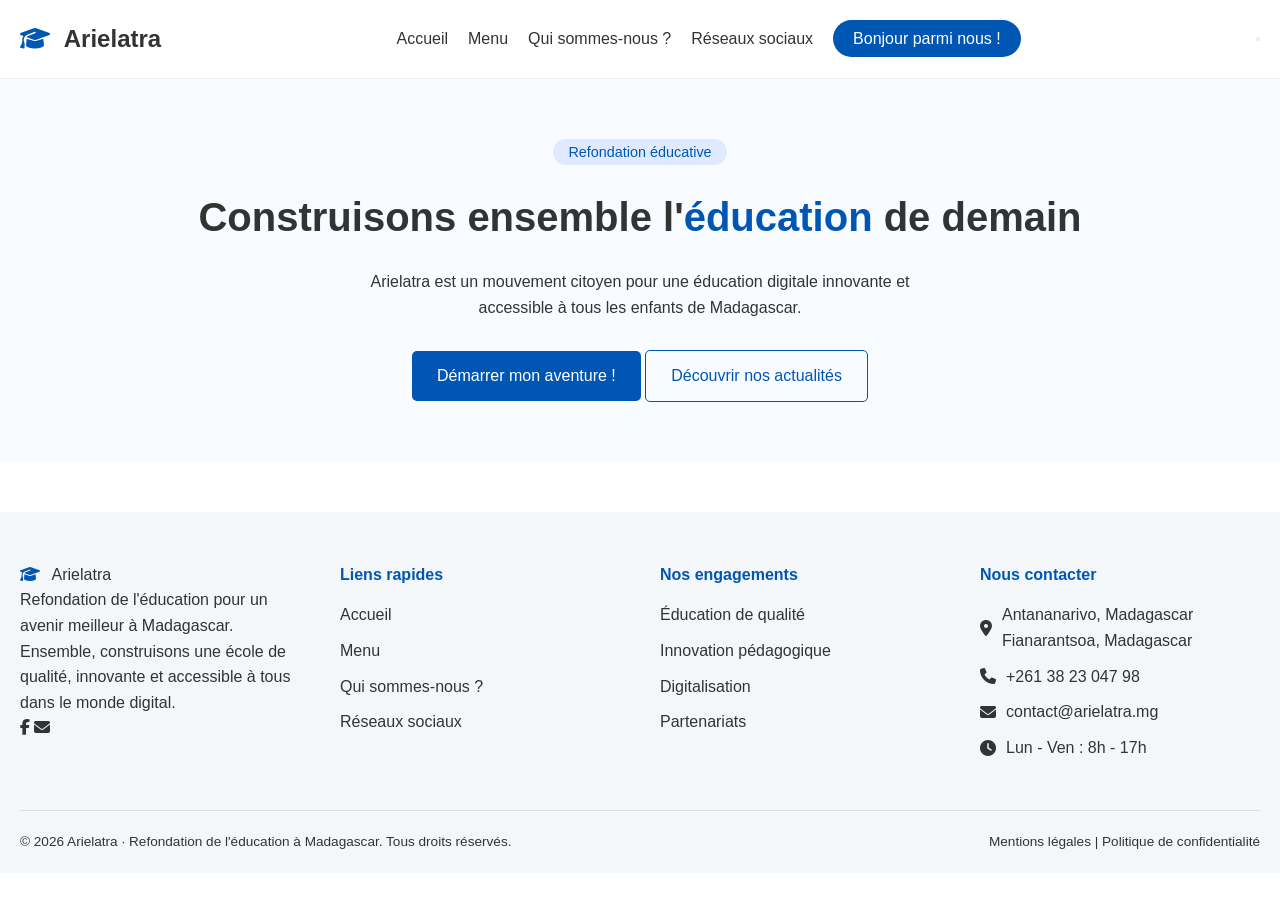
<file: index.html>
<!DOCTYPE html>
<html lang="fr">

<head>
    <meta charset="UTF-8">
    <meta name="viewport" content="width=device-width, initial-scale=1.0">
    <title>Arielatra · Accueil</title>
    <link rel="stylesheet" href="https://cdnjs.cloudflare.com/ajax/libs/font-awesome/6.5.0/css/all.min.css">
    <link rel="stylesheet" href="assets/style.css">
</head>

<body>

    <!-- ===== HEADER ===== -->
    <header class="header">
        <div class="container header-container">
            <!-- Logo -->
            <div class="logo">
                <a href="#">
                    <span class="logo-icon"><i class="fas fa-graduation-cap"></i></span>
                    <span class="logo-text">Arielatra</span>
                </a>
            </div>

            <!-- Menu de navigation principal -->
            <nav class="nav-menu" id="navMenu">
                <ul class="nav-list">
                    <li><a href="index.html" class="nav-link active">Accueil</a></li>
                    <li><a href="menu.html" class="nav-link">Menu</a></li>
                    <li><a href="qui-sommes-nous.html" class="nav-link">Qui sommes-nous ?</a></li>
                    <li><a href="reseaux-sociaux.html" class="nav-link">Réseaux sociaux</a></li>
                    <li><a href="#" class="nav-link nav-cta">Bonjour parmi nous !</a></li>
                </ul>
            </nav>

            <!-- Bouton menu mobile (hamburger) -->
            <button class="menu-toggle" id="menuToggle" aria-label="Menu">
                <span class="bar"></span>
                <span class="bar"></span>
                <span class="bar"></span>
            </button>
        </div>
    </header>

    <!-- ===== HERO SECTION ===== -->
    <section class="hero">
        <div class="container hero-container">
            <span class="hero-badge">Refondation éducative</span>
            <h1 class="hero-title">Construisons ensemble l'<span class="highlight">éducation</span> de demain</h1>
            <p class="hero-subtitle">
                Arielatra est un mouvement citoyen pour une éducation digitale innovante et accessible à tous les
                enfants de Madagascar.
            </p>
            <div class="hero-actions">
                <a href="menu.html" class="btn btn-primary">Démarrer mon aventure !</a>
                <a href="#" class="btn btn-outline">Découvrir nos actualités</a>
            </div>
        </div>
    </section>

    <!-- ===== FOOTER ===== -->
    <footer class="footer">
        <div class="container">
            <div class="footer-grid">
                <!-- Colonne 1 : Logo et description -->
                <div class="footer-col">
                    <div class="footer-logo">
                        <span class="logo-icon"><i class="fas fa-graduation-cap"></i></span>
                        <span class="logo-text">Arielatra</span>
                    </div>
                    <p class="footer-description">
                        Refondation de l'éducation pour un avenir meilleur à Madagascar.
                        Ensemble, construisons une école de qualité, innovante et accessible à tous dans le monde
                        digital.
                    </p>
                    <div class="footer-social">
                        <a href="https://www.facebook.com/profile.php?id=61590048077702" aria-label="Facebook"><i
                                class="fab fa-facebook-f"></i></a>
                        <a href="mailto:aryelatra8@gmail.com" aria-label="Envoyez-nous un e-mail"><i
                                class="fas fa-envelope" aria-hidden="true"></i></a>
                    </div>
                </div>

                <!-- Colonne 2 : Liens rapides -->
                <div class="footer-col">
                    <h4>Liens rapides</h4>
                    <ul class="footer-links">
                        <li><a href="index.html">Accueil</a></li>
                        <li><a href="menu.html">Menu</a></li>
                        <li><a href="qui-sommes-nous.html">Qui sommes-nous ?</a></li>
                        <li><a href="reseaux-sociaux.html">Réseaux sociaux</a></li>
                    </ul>
                </div>

                <!-- Colonne 3 : Nos engagements -->
                <div class="footer-col">
                    <h4>Nos engagements</h4>
                    <ul class="footer-links">
                        <li>Éducation de qualité</li>
                        <li>Innovation pédagogique</li>
                        <li>Digitalisation</li>
                        <li>Partenariats</li>
                    </ul>
                </div>

                <!-- Colonne 4 : Contact -->
                <div class="footer-col">
                    <h4>Nous contacter</h4>
                    <ul class="footer-contact">
                        <li>
                            <i class="fas fa-map-marker-alt"></i>
                            <div>
                                <span>Antananarivo, Madagascar</span>
                                <span>Fianarantsoa, Madagascar</span>
                            </div>
                        </li>
                        <li>
                            <i class="fas fa-phone"></i>
                            <span>+261 38 23 047 98</span>
                        </li>
                        <li>
                            <i class="fas fa-envelope"></i>
                            <span>contact@arielatra.mg</span>
                        </li>
                        <li>
                            <i class="fas fa-clock"></i>
                            <span>Lun - Ven : 8h - 17h</span>
                        </li>
                    </ul>
                </div>
            </div>

            <!-- Barre de copyright -->
            <div class="footer-bottom">
                <p>&copy; 2026 Arielatra · Refondation de l'éducation à Madagascar. Tous droits réservés.</p>
                <div class="footer-legal">
                    <a href="#">Mentions légales</a>
                    <span>|</span>
                    <a href="#">Politique de confidentialité</a>
                </div>
            </div>
        </div>
    </footer>

    <!-- Script pour le menu mobile -->
    <script>
        const menuToggle = document.getElementById('menuToggle');
        const navMenu = document.getElementById('navMenu');

        menuToggle.addEventListener('click', function () {
            navMenu.classList.toggle('active');
            menuToggle.classList.toggle('active');
        });

        // Fermer le menu lors du clic sur un lien (optionnel)
        document.querySelectorAll('.nav-link').forEach(link => {
            link.addEventListener('click', () => {
                navMenu.classList.remove('active');
                menuToggle.classList.remove('active');
            });
        });
    </script>

</body>

</html>
</file>
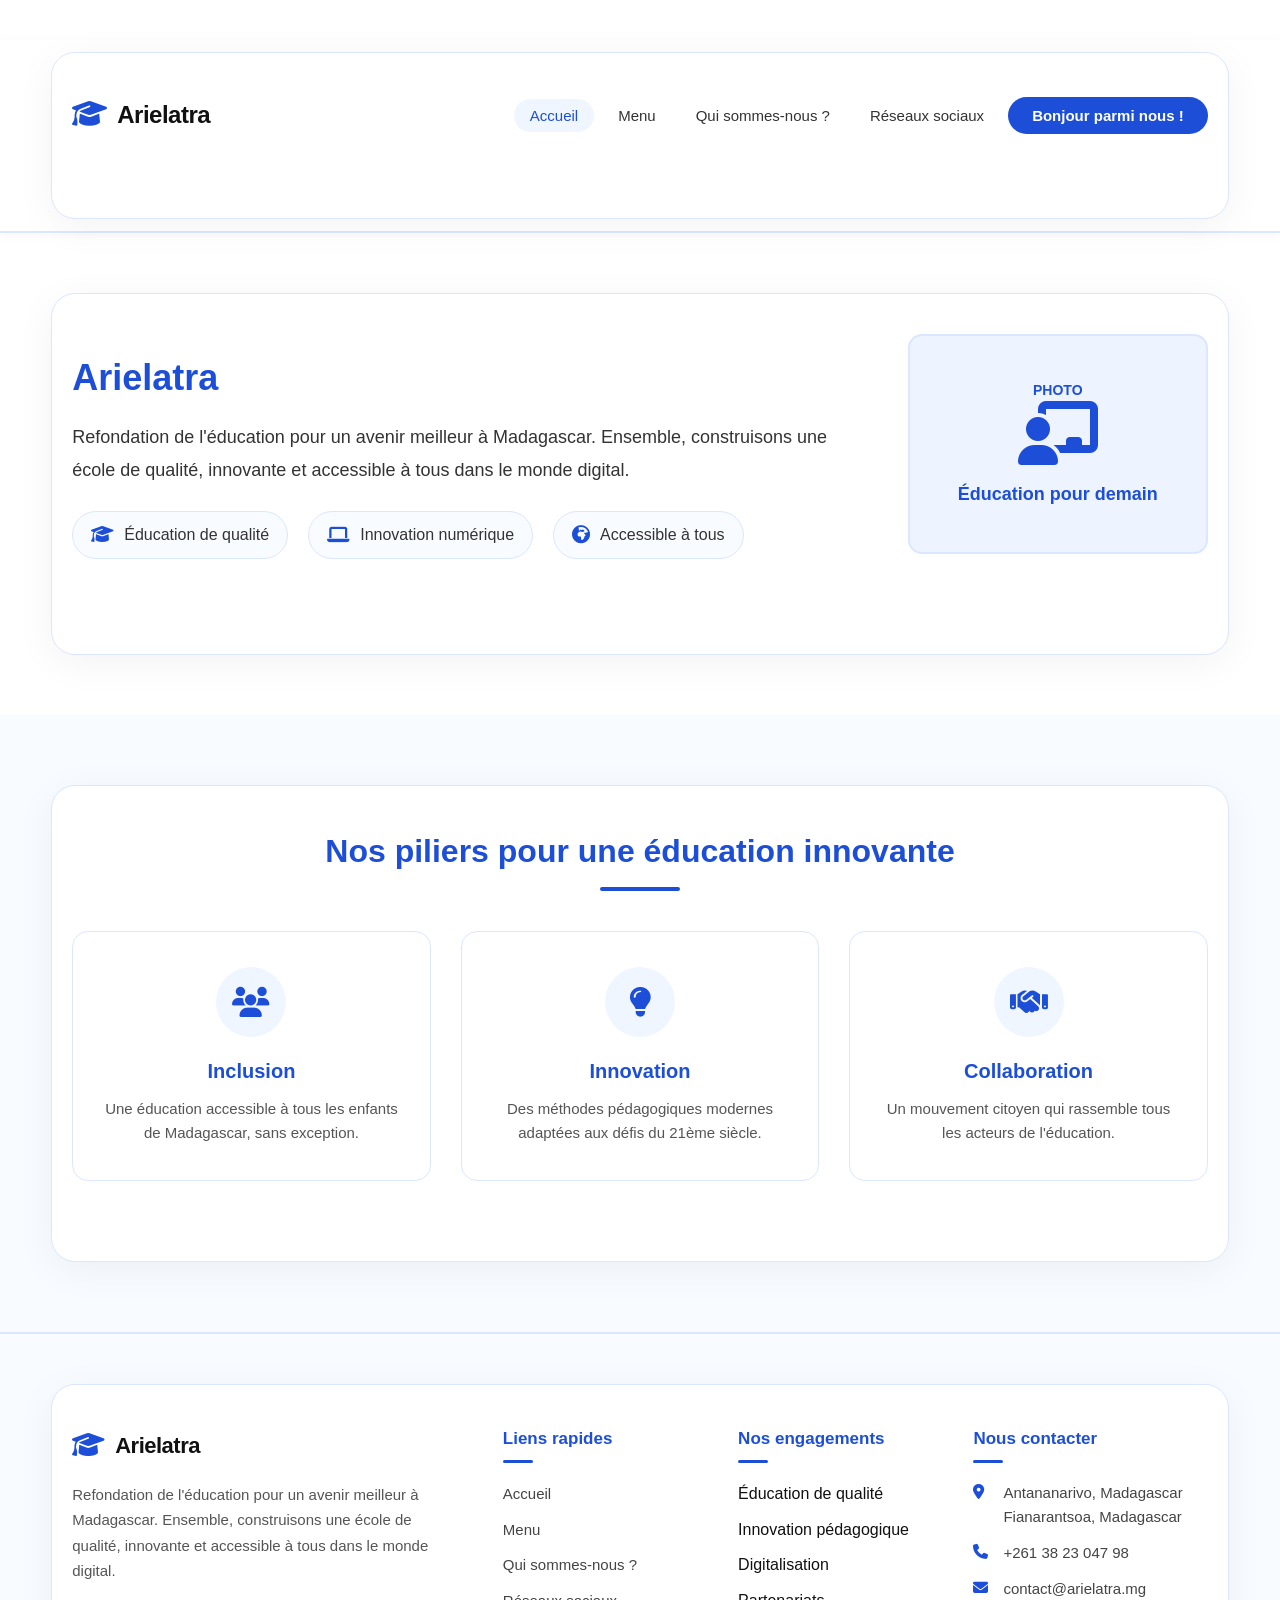
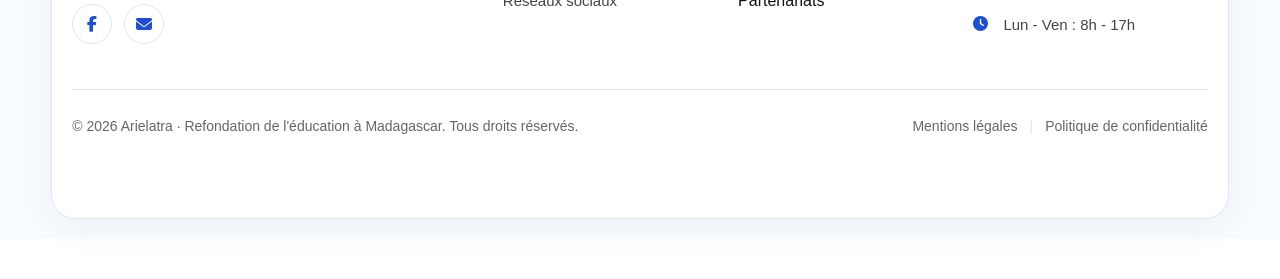
<file: a-propos.html>
<!DOCTYPE html>
<html lang="fr">

<head>
    <meta charset="UTF-8">
    <meta name="viewport" content="width=device-width, initial-scale=1.0">
    <title>Arielatra · A propos</title>
    <link rel="stylesheet" href="https://cdnjs.cloudflare.com/ajax/libs/font-awesome/6.5.0/css/all.min.css">
    <link rel="stylesheet" href="assets/style-index.css">
</head>

<body>

    <!-- ===== HEADER ===== -->
    <header class="header">
        <div class="container header-container">
            <!-- Logo -->
            <div class="logo">
                <a href="#">
                    <span class="logo-icon"><i class="fas fa-graduation-cap"></i></span>
                    <span class="logo-text">Arielatra</span>
                </a>
            </div>

            <!-- Menu de navigation principal -->
            <nav class="nav-menu" id="navMenu">
                <ul class="nav-list">
                    <li><a href="index.html" class="nav-link active">Accueil</a></li>
                    <li><a href="menu.html" class="nav-link">Menu</a></li>
                    <li><a href="qui-sommes-nous.html" class="nav-link">Qui sommes-nous ?</a></li>
                    <li><a href="reseaux-sociaux" class="nav-link">Réseaux sociaux</a></li>
                    <li><a href="#" class="nav-link nav-cta">Bonjour parmi nous !</a></li>
                </ul>
            </nav>

            <!-- Bouton menu mobile (hamburger) -->
            <button class="menu-toggle" id="menuToggle" aria-label="Menu">
                <span class="bar"></span>
                <span class="bar"></span>
                <span class="bar"></span>
            </button>
        </div>
    </header>

    <!-- ===== SECTION À PROPOS ===== -->
    <section class="about">
        <div class="container">
            <div class="about-content">
                <div class="about-text">
                    <h2>Arielatra</h2>
                    <p class="about-description">
                        Refondation de l'éducation pour un avenir meilleur à Madagascar. Ensemble, construisons une
                        école de qualité, innovante et accessible à tous dans le monde digital.
                    </p>
                    <div class="about-features">
                        <div class="feature-item">
                            <i class="fas fa-graduation-cap"></i>
                            <span>Éducation de qualité</span>
                        </div>
                        <div class="feature-item">
                            <i class="fas fa-laptop"></i>
                            <span>Innovation numérique</span>
                        </div>
                        <div class="feature-item">
                            <i class="fas fa-globe-africa"></i>
                            <span>Accessible à tous</span>
                        </div>
                    </div>
                </div>
                <div class="about-image">
                    <div class="image-placeholder">
                        <i class="fas fa-chalkboard-teacher"></i>
                        <span>Éducation pour demain</span>
                    </div>
                </div>
            </div>
        </div>
    </section>

    <!-- ===== SECTION NOS VALEURS ===== -->
    <section class="values">
        <div class="container">
            <h2 class="section-title">Nos piliers pour une éducation innovante</h2>
            <div class="values-grid">
                <div class="value-card">
                    <div class="value-icon">
                        <i class="fas fa-users"></i>
                    </div>
                    <h3>Inclusion</h3>
                    <p>Une éducation accessible à tous les enfants de Madagascar, sans exception.</p>
                </div>
                <div class="value-card">
                    <div class="value-icon">
                        <i class="fas fa-lightbulb"></i>
                    </div>
                    <h3>Innovation</h3>
                    <p>Des méthodes pédagogiques modernes adaptées aux défis du 21ème siècle.</p>
                </div>
                <div class="value-card">
                    <div class="value-icon">
                        <i class="fas fa-handshake"></i>
                    </div>
                    <h3>Collaboration</h3>
                    <p>Un mouvement citoyen qui rassemble tous les acteurs de l'éducation.</p>
                </div>
            </div>
        </div>
    </section>

    <!-- ===== FOOTER ===== -->
    <footer class="footer">
        <div class="container">
            <div class="footer-grid">
                <!-- Colonne 1 : Logo et description -->
                <div class="footer-col">
                    <div class="footer-logo">
                        <span class="logo-icon"><i class="fas fa-graduation-cap"></i></span>
                        <span class="logo-text">Arielatra</span>
                    </div>
                    <p class="footer-description">
                        Refondation de l'éducation pour un avenir meilleur à Madagascar.
                        Ensemble, construisons une école de qualité, innovante et accessible à tous dans le monde
                        digital.
                    </p>
                    <div class="footer-social">
                        <a href="https://www.facebook.com/profile.php?id=61590048077702" aria-label="Facebook"><i
                                class="fab fa-facebook-f"></i></a>
                        <a href="mailto:aryelatra8@gmail.com" aria-label="Envoyez-nous un e-mail"><i
                                class="fas fa-envelope" aria-hidden="true"></i></a>
                    </div>
                </div>

                <!-- Colonne 2 : Liens rapides -->
                <div class="footer-col">
                    <h4>Liens rapides</h4>
                    <ul class="footer-links">
                        <li><a href="#">Accueil</a></li>
                        <li><a href="#">Menu</a></li>
                        <li><a href="#">Qui sommes-nous ?</a></li>
                        <li><a href="#">Réseaux sociaux</a></li>
                    </ul>
                </div>

                <!-- Colonne 3 : Nos engagements -->
                <div class="footer-col">
                    <h4>Nos engagements</h4>
                    <ul class="footer-links">
                        <li>Éducation de qualité</li>
                        <li>Innovation pédagogique</li>
                        <li>Digitalisation</li>
                        <li>Partenariats</li>
                    </ul>
                </div>

                <!-- Colonne 4 : Contact -->
                <div class="footer-col">
                    <h4>Nous contacter</h4>
                    <ul class="footer-contact">
                        <li>
                            <i class="fas fa-map-marker-alt"></i>
                            <div>
                                <span>Antananarivo, Madagascar</span>
                                <span>Fianarantsoa, Madagascar</span>
                            </div>
                        </li>
                        <li>
                            <i class="fas fa-phone"></i>
                            <span>+261 38 23 047 98</span>
                        </li>
                        <li>
                            <i class="fas fa-envelope"></i>
                            <span>contact@arielatra.mg</span>
                        </li>
                        <li>
                            <i class="fas fa-clock"></i>
                            <span>Lun - Ven : 8h - 17h</span>
                        </li>
                    </ul>
                </div>
            </div>

            <!-- Barre de copyright -->
            <div class="footer-bottom">
                <p>&copy; 2026 Arielatra · Refondation de l'éducation à Madagascar. Tous droits réservés.</p>
                <div class="footer-legal">
                    <a href="#">Mentions légales</a>
                    <span>|</span>
                    <a href="#">Politique de confidentialité</a>
                </div>
            </div>
        </div>
    </footer>

    <!-- Script pour le menu mobile -->
    <script>
        const menuToggle = document.getElementById('menuToggle');
        const navMenu = document.getElementById('navMenu');

        menuToggle.addEventListener('click', function () {
            navMenu.classList.toggle('active');
            menuToggle.classList.toggle('active');
        });

        // Fermer le menu lors du clic sur un lien (optionnel)
        document.querySelectorAll('.nav-link').forEach(link => {
            link.addEventListener('click', () => {
                navMenu.classList.remove('active');
                menuToggle.classList.remove('active');
            });
        });
    </script>

</body>

</html>
</file>
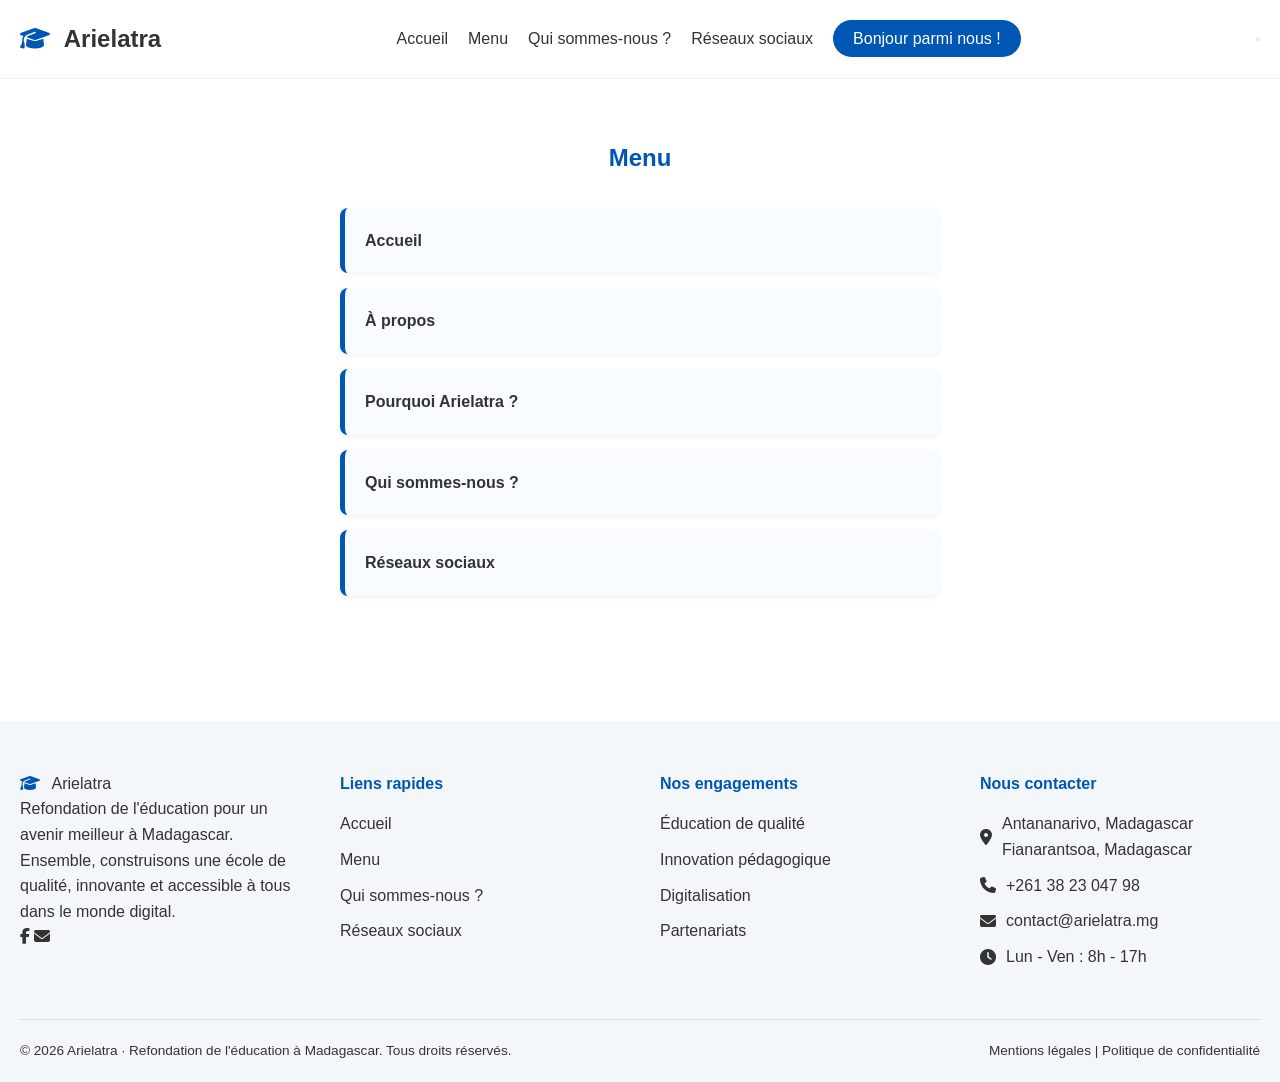
<file: menu.html>
<!DOCTYPE html>
<html lang="fr">

<head>
    <meta charset="UTF-8">
    <meta name="viewport" content="width=device-width, initial-scale=1.0">
    <title>Arielatra · Menu </title>
    <link rel="stylesheet" href="https://cdnjs.cloudflare.com/ajax/libs/font-awesome/6.5.0/css/all.min.css">
    <link rel="stylesheet" href="assets/style-menu.css">
</head>

<body>

    <!-- ===== HEADER ===== -->
    <header class="header">
        <div class="container header-container">
            <!-- Logo -->
            <div class="logo">
                <a href="#">
                    <span class="logo-icon"><i class="fas fa-graduation-cap"></i></span>
                    <span class="logo-text">Arielatra</span>
                </a>
            </div>

            <!-- Menu de navigation principal -->
            <nav class="nav-menu" id="navMenu">
                <ul class="nav-list">
                    <li><a href="index.html" class="nav-link active">Accueil</a></li>
                    <li><a href="menu.html" class="nav-link">Menu</a></li>
                    <li><a href="qui-sommes-nous.html" class="nav-link">Qui sommes-nous ?</a></li>
                    <li><a href="reseaux-sociaux.html" class="nav-link">Réseaux sociaux</a></li>
                    <li><a href="#" class="nav-link nav-cta">Bonjour parmi nous !</a></li>
                </ul>
            </nav>

            <!-- Bouton menu mobile (hamburger) -->
            <button class="menu-toggle" id="menuToggle" aria-label="Menu">
                <span class="bar"></span>
                <span class="bar"></span>
                <span class="bar"></span>
            </button>
        </div>
    </header>

    <main class="container">
        <h2 class="menu-title">Menu</h2>
        <ul class="menu-links">
            <li><a href="index.html">Accueil</a></li>
            <li><a href="a-propos.html">À propos</a></li>
            <li><a href="pourquoi-arielatra.html">Pourquoi Arielatra ?</a></li>
            <li><a href="qui-sommes-nous.html">Qui sommes-nous ?</a></li>
            <li><a href="reseaux-sociaux.html">Réseaux sociaux</a></li>
        </ul>
    </main>

    <!-- ===== FOOTER ===== -->
    <footer class="footer">
        <div class="container">
            <div class="footer-grid">
                <!-- Colonne 1 : Logo et description -->
                <div class="footer-col">
                    <div class="footer-logo">
                        <span class="logo-icon"><i class="fas fa-graduation-cap"></i></span>
                        <span class="logo-text">Arielatra</span>
                    </div>
                    <p class="footer-description">
                        Refondation de l'éducation pour un avenir meilleur à Madagascar.
                        Ensemble, construisons une école de qualité, innovante et accessible à tous dans le monde
                        digital.
                    </p>
                    <div class="footer-social">
                        <a href="https://www.facebook.com/profile.php?id=61590048077702" aria-label="Facebook"><i
                                class="fab fa-facebook-f"></i></a>
                        <a href="mailto:aryelatra8@gmail.com" aria-label="Envoyez-nous un e-mail"><i
                                class="fas fa-envelope" aria-hidden="true"></i></a>
                    </div>
                </div>

                <!-- Colonne 2 : Liens rapides -->
                <div class="footer-col">
                    <h4>Liens rapides</h4>
                    <ul class="footer-links">
                        <li><a href="index.html">Accueil</a></li>
                        <li><a href="menu.html">Menu</a></li>
                        <li><a href="qui-sommes-nous.html">Qui sommes-nous ?</a></li>
                        <li><a href="reseaux-sociaux.html">Réseaux sociaux</a></li>
                    </ul>
                </div>

                <!-- Colonne 3 : Nos engagements -->
                <div class="footer-col">
                    <h4>Nos engagements</h4>
                    <ul class="footer-links">
                        <li>Éducation de qualité</li>
                        <li>Innovation pédagogique</li>
                        <li>Digitalisation</li>
                        <li>Partenariats</li>
                    </ul>
                </div>

                <!-- Colonne 4 : Contact -->
                <div class="footer-col">
                    <h4>Nous contacter</h4>
                    <ul class="footer-contact">
                        <li>
                            <i class="fas fa-map-marker-alt"></i>
                            <div>
                                <span>Antananarivo, Madagascar</span>
                                <span>Fianarantsoa, Madagascar</span>
                            </div>
                        </li>
                        <li>
                            <i class="fas fa-phone"></i>
                            <span>+261 38 23 047 98</span>
                        </li>
                        <li>
                            <i class="fas fa-envelope"></i>
                            <span>contact@arielatra.mg</span>
                        </li>
                        <li>
                            <i class="fas fa-clock"></i>
                            <span>Lun - Ven : 8h - 17h</span>
                        </li>
                    </ul>
                </div>
            </div>

            <!-- Barre de copyright -->
            <div class="footer-bottom">
                <p>&copy; 2026 Arielatra · Refondation de l'éducation à Madagascar. Tous droits réservés.</p>
                <div class="footer-legal">
                    <a href="#">Mentions légales</a>
                    <span>|</span>
                    <a href="#">Politique de confidentialité</a>
                </div>
            </div>
        </div>
    </footer>

    <!-- Script pour le menu mobile -->
    <script>
        const menuToggle = document.getElementById('menuToggle');
        const navMenu = document.getElementById('navMenu');

        menuToggle.addEventListener('click', function () {
            navMenu.classList.toggle('active');
            menuToggle.classList.toggle('active');
        });

        // Fermer le menu lors du clic sur un lien (optionnel)
        document.querySelectorAll('.nav-link').forEach(link => {
            link.addEventListener('click', () => {
                navMenu.classList.remove('active');
                menuToggle.classList.remove('active');
            });
        });
    </script>

</body>

</html>
</file>
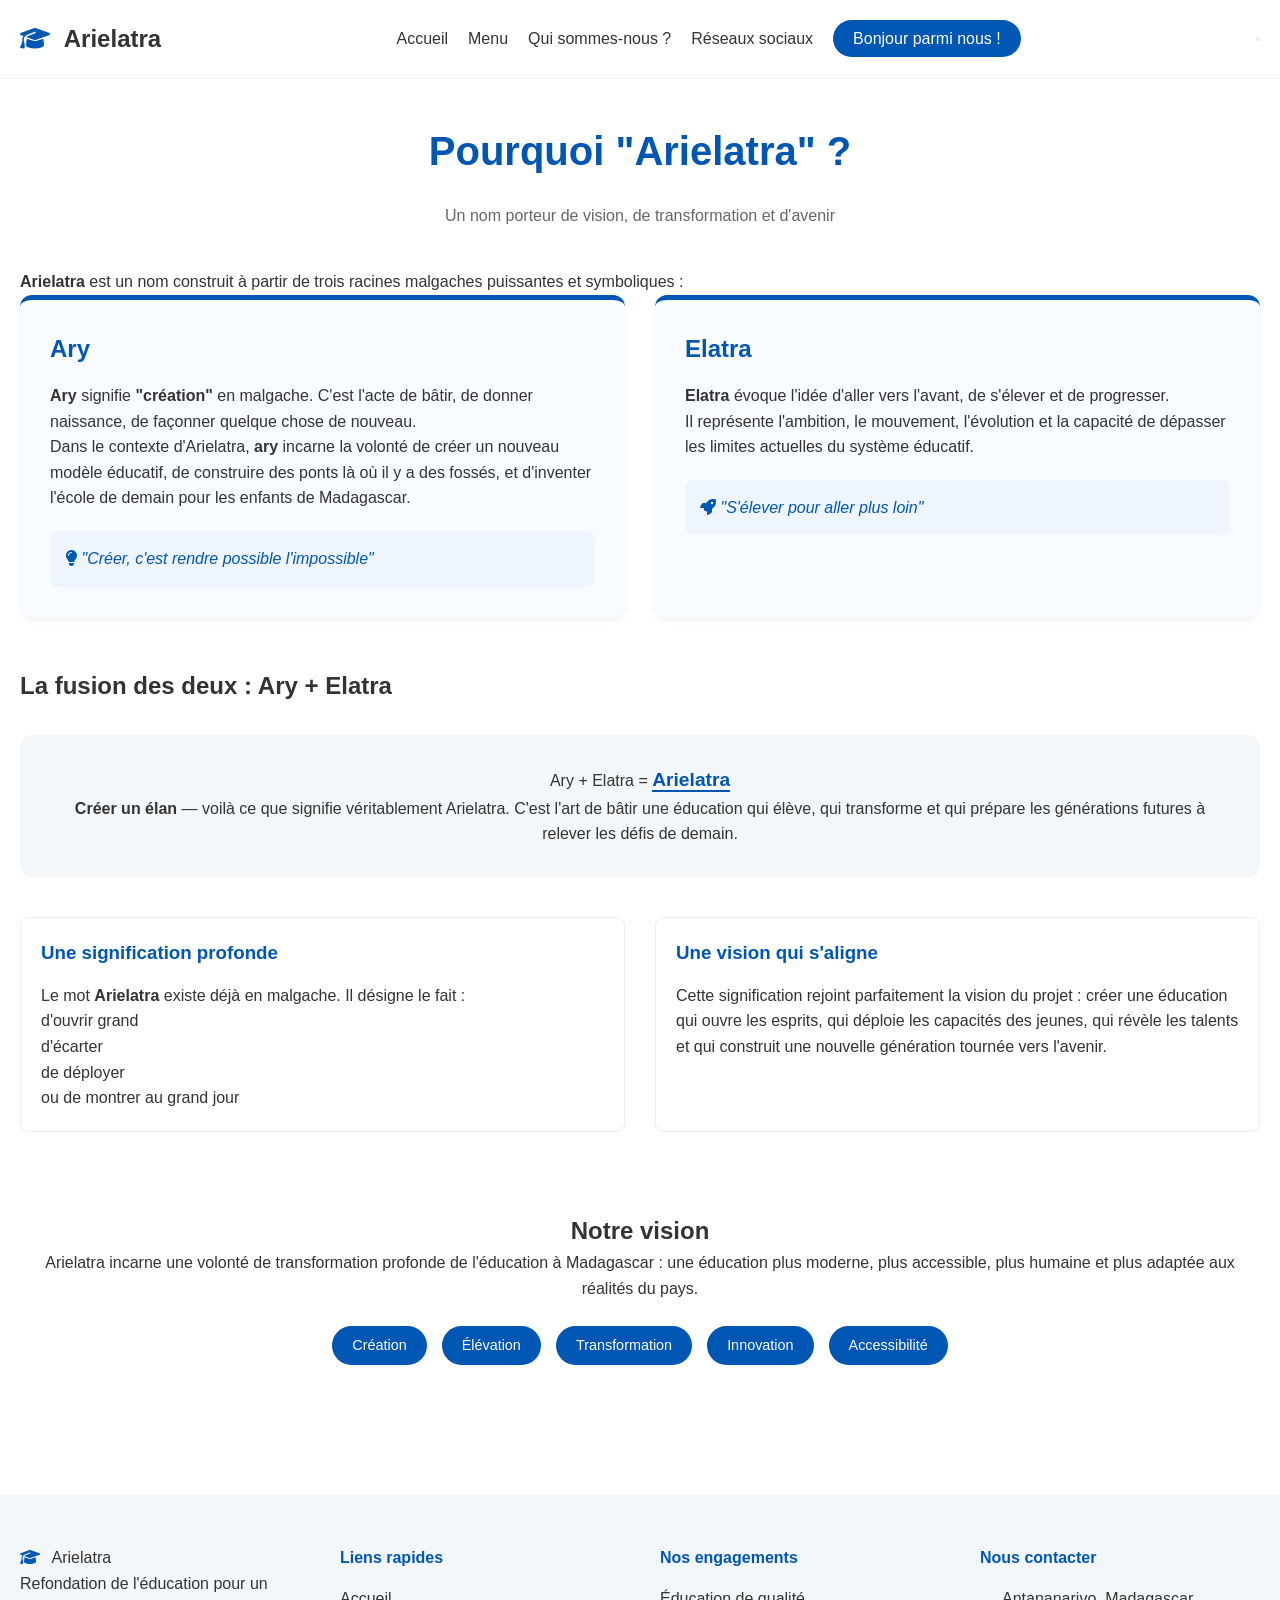
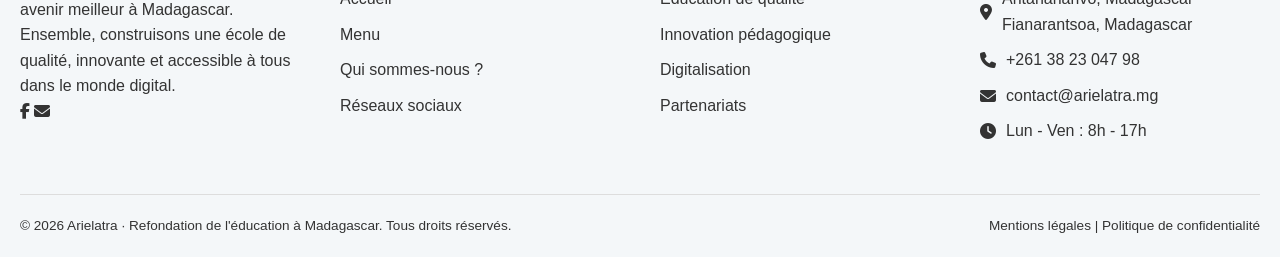
<file: pourquoi-arielatra.html>
<!DOCTYPE html>
<html lang="fr">

<head>
    <meta charset="UTF-8">
    <meta name="viewport" content="width=device-width, initial-scale=1.0">
    <title>Arielatra · Pourquoi "Arielatra" ?</title>
    <link rel="stylesheet" href="https://cdnjs.cloudflare.com/ajax/libs/font-awesome/6.5.0/css/all.min.css">
    <link rel="stylesheet" href="assets/style-pourquoi.css">
</head>

<body>

    <!-- ===== HEADER ===== -->
    <header class="header">
        <div class="container header-container">
            <!-- Logo -->
            <div class="logo">
                <a href="#">
                    <span class="logo-icon"><i class="fas fa-graduation-cap"></i></span>
                    <span class="logo-text">Arielatra</span>
                </a>
            </div>

            <!-- Menu de navigation principal -->
            <nav class="nav-menu" id="navMenu">
                <ul class="nav-list">
                    <li><a href="index.html" class="nav-link active">Accueil</a></li>
                    <li><a href="menu.html" class="nav-link">Menu</a></li>
                    <li><a href="qui-sommes-nous.html" class="nav-link">Qui sommes-nous ?</a></li>
                    <li><a href="reseaux-sociaux" class="nav-link">Réseaux sociaux</a></li>
                    <li><a href="#" class="nav-link nav-cta">Bonjour parmi nous !</a></li>
                </ul>
            </nav>

            <!-- Bouton menu mobile (hamburger) -->
            <button class="menu-toggle" id="menuToggle" aria-label="Menu">
                <span class="bar"></span>
                <span class="bar"></span>
                <span class="bar"></span>
            </button>
        </div>
    </header>

    <main>

        <div class="container">

            <header class="hero">

                <h1>Pourquoi "Arielatra" ?</h1>

                <p class="subtitle">
                    Un nom porteur de vision, de transformation et d'avenir
                </p>

            </header>

            <section class="section">

                <div class="intro-box">

                    <p>
                        <strong>Arielatra</strong> est un nom construit à partir
                        de trois racines malgaches puissantes et symboliques :
                    </p>

                </div>

            </section>

            <section class="cards">

                <div class="card">

                    <h2>Ary</h2>

                    <p>
                        <strong>Ary</strong> signifie <strong>"création"</strong>
                        en malgache. C'est l'acte de bâtir, de donner naissance,
                        de façonner quelque chose de nouveau.
                    </p>

                    <p>
                        Dans le contexte d'Arielatra, <strong>ary</strong> incarne
                        la volonté de créer un nouveau modèle éducatif,
                        de construire des ponts là où il y a des fossés,
                        et d'inventer l'école de demain pour les enfants de Madagascar.
                    </p>

                    <div class="card-highlight">
                        <i class="fas fa-lightbulb"></i>
                        <span>"Créer, c'est rendre possible l'impossible"</span>
                    </div>

                </div>

                <div class="card">

                    <h2>Elatra</h2>

                    <p>
                        <strong>Elatra</strong> évoque l'idée d'aller vers l'avant,
                        de s'élever et de progresser.
                    </p>

                    <p>
                        Il représente l'ambition, le mouvement,
                        l'évolution et la capacité de dépasser
                        les limites actuelles du système éducatif.
                    </p>

                    <div class="card-highlight">
                        <i class="fas fa-rocket"></i>
                        <span>"S'élever pour aller plus loin"</span>
                    </div>

                </div>

            </section>

            <section class="meaning">

                <h2>La fusion des deux : <span class="highlight">Ary</span> + <span class="highlight">Elatra</span></h2>

                <div class="fusion-box">
                    <div class="fusion-item">
                        <span class="fusion-word">Ary</span>
                        <span class="fusion-plus">+</span>
                        <span class="fusion-word">Elatra</span>
                        <span class="fusion-equals">=</span>
                        <span class="fusion-result">Arielatra</span>
                    </div>
                    <p class="fusion-description">
                        <strong>Créer un élan</strong> — voilà ce que signifie véritablement Arielatra.
                        C'est l'art de bâtir une éducation qui élève, qui transforme et qui prépare
                        les générations futures à relever les défis de demain.
                    </p>
                </div>

                <div class="meaning-grid">
                    <div class="meaning-item">
                        <h3> Une signification profonde</h3>
                        <p>
                            Le mot <strong>Arielatra</strong> existe déjà en malgache.
                            Il désigne le fait :
                        </p>
                        <ul>
                            <li>d'ouvrir grand</li>
                            <li>d'écarter</li>
                            <li>de déployer</li>
                            <li>ou de montrer au grand jour</li>
                        </ul>
                    </div>
                    <div class="meaning-item">
                        <h3> Une vision qui s'aligne</h3>
                        <p>
                            Cette signification rejoint parfaitement la vision du projet :
                            <span class="highlight">créer</span> une éducation qui <span class="highlight">ouvre</span>
                            les esprits,
                            qui <span class="highlight">déploie</span> les capacités des jeunes,
                            qui <span class="highlight">révèle</span> les talents
                            et qui <span class="highlight">construit</span> une nouvelle génération tournée vers
                            l'avenir.
                        </p>
                    </div>
                </div>

            </section>

            <section class="vision">

                <h2>Notre vision</h2>

                <p>
                    Arielatra incarne une volonté de transformation profonde
                    de l'éducation à Madagascar :
                    une éducation plus moderne,
                    plus accessible,
                    plus humaine
                    et plus adaptée aux réalités du pays.
                </p>

                <div class="vision-tags">
                    <span class="tag">Création</span>
                    <span class="tag">Élévation</span>
                    <span class="tag">Transformation</span>
                    <span class="tag">Innovation</span>
                    <span class="tag">Accessibilité</span>
                </div>

            </section>

        </div>

    </main>

    <!-- ===== FOOTER ===== -->
    <footer class="footer">
        <div class="container">
            <div class="footer-grid">
                <!-- Colonne 1 : Logo et description -->
                <div class="footer-col">
                    <div class="footer-logo">
                        <span class="logo-icon"><i class="fas fa-graduation-cap"></i></span>
                        <span class="logo-text">Arielatra</span>
                    </div>
                    <p class="footer-description">
                        Refondation de l'éducation pour un avenir meilleur à Madagascar.
                        Ensemble, construisons une école de qualité, innovante et accessible à tous dans le monde
                        digital.
                    </p>
                    <div class="footer-social">
                        <a href="https://www.facebook.com/profile.php?id=61590048077702" aria-label="Facebook"><i
                                class="fab fa-facebook-f"></i></a>
                        <a href="mailto:aryelatra8@gmail.com" aria-label="Envoyez-nous un e-mail"><i
                                class="fas fa-envelope" aria-hidden="true"></i></a>
                    </div>
                </div>

                <!-- Colonne 2 : Liens rapides -->
                <div class="footer-col">
                    <h4>Liens rapides</h4>
                    <ul class="footer-links">
                        <li><a href="#">Accueil</a></li>
                        <li><a href="#">Menu</a></li>
                        <li><a href="#">Qui sommes-nous ?</a></li>
                        <li><a href="#">Réseaux sociaux</a></li>
                    </ul>
                </div>

                <!-- Colonne 3 : Nos engagements -->
                <div class="footer-col">
                    <h4>Nos engagements</h4>
                    <ul class="footer-links">
                        <li>Éducation de qualité</li>
                        <li>Innovation pédagogique</li>
                        <li>Digitalisation</li>
                        <li>Partenariats</li>
                    </ul>
                </div>

                <!-- Colonne 4 : Contact -->
                <div class="footer-col">
                    <h4>Nous contacter</h4>
                    <ul class="footer-contact">
                        <li>
                            <i class="fas fa-map-marker-alt"></i>
                            <div>
                                <span>Antananarivo, Madagascar</span>
                                <span>Fianarantsoa, Madagascar</span>
                            </div>
                        </li>
                        <li>
                            <i class="fas fa-phone"></i>
                            <span>+261 38 23 047 98</span>
                        </li>
                        <li>
                            <i class="fas fa-envelope"></i>
                            <span>contact@arielatra.mg</span>
                        </li>
                        <li>
                            <i class="fas fa-clock"></i>
                            <span>Lun - Ven : 8h - 17h</span>
                        </li>
                    </ul>
                </div>
            </div>

            <!-- Barre de copyright -->
            <div class="footer-bottom">
                <p>&copy; 2026 Arielatra · Refondation de l'éducation à Madagascar. Tous droits réservés.</p>
                <div class="footer-legal">
                    <a href="#">Mentions légales</a>
                    <span>|</span>
                    <a href="#">Politique de confidentialité</a>
                </div>
            </div>
        </div>
    </footer>

    <!-- Script pour le menu mobile -->
    <script>
        const menuToggle = document.getElementById('menuToggle');
        const navMenu = document.getElementById('navMenu');

        menuToggle.addEventListener('click', function () {
            navMenu.classList.toggle('active');
            menuToggle.classList.toggle('active');
        });

        // Fermer le menu lors du clic sur un lien (optionnel)
        document.querySelectorAll('.nav-link').forEach(link => {
            link.addEventListener('click', () => {
                navMenu.classList.remove('active');
                menuToggle.classList.remove('active');
            });
        });
    </script>

</body>

</html>
</file>
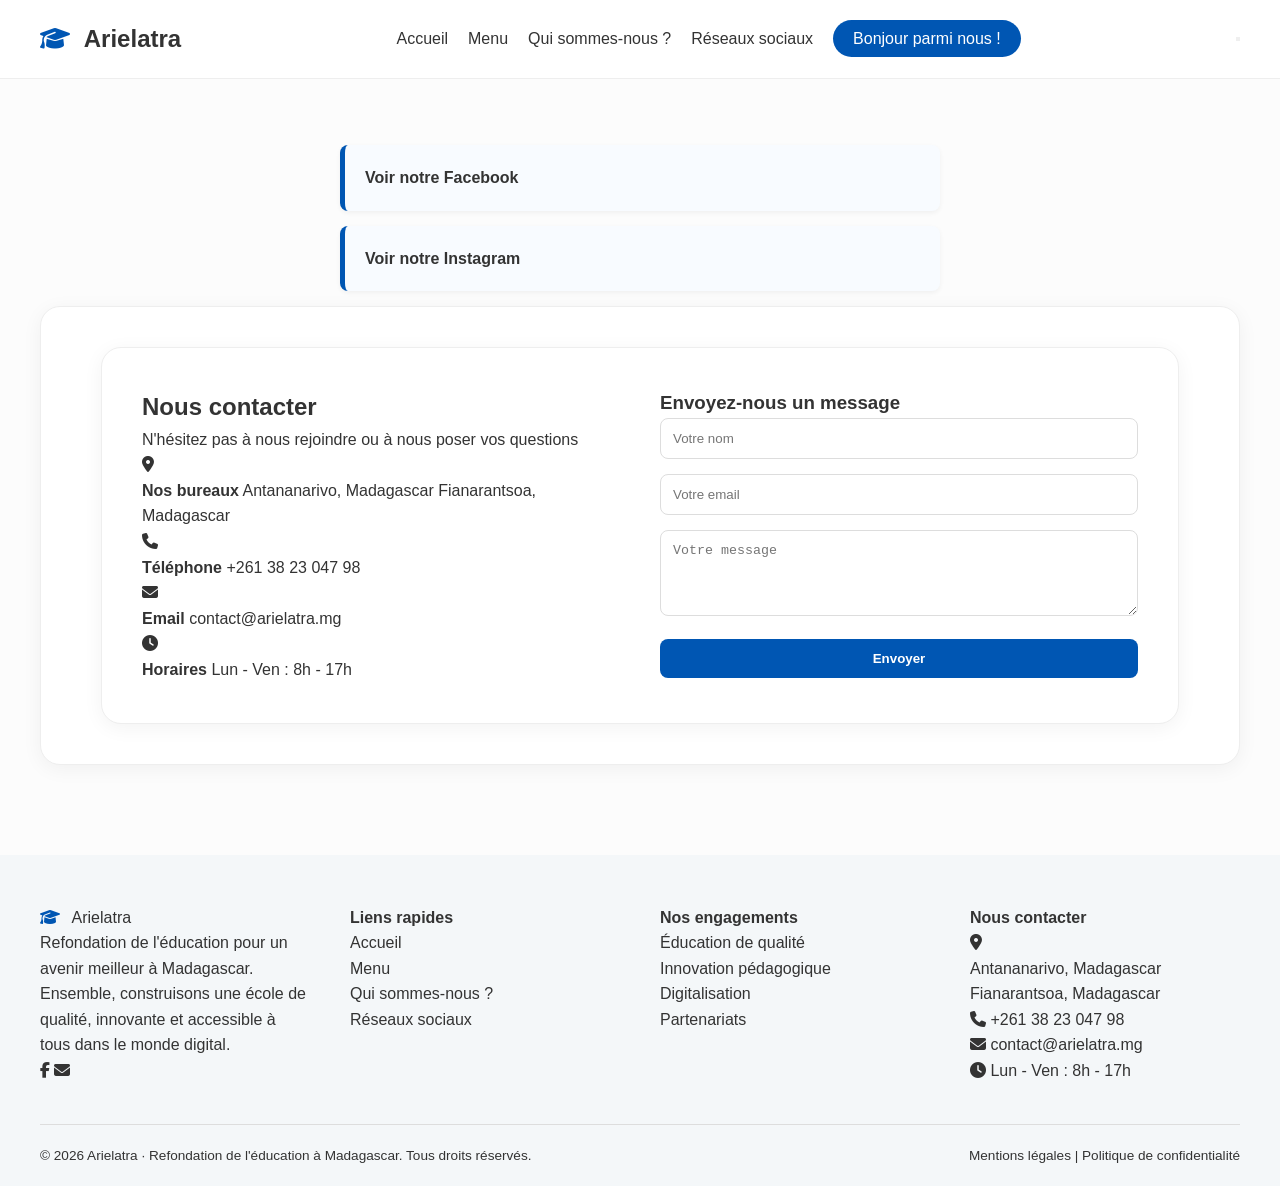
<file: reseaux-sociaux.html>
<!DOCTYPE html>
<html lang="fr">

<head>
    <meta charset="UTF-8">
    <meta name="viewport" content="width=device-width, initial-scale=1.0">
    <title>Arielatra · Nos reseaux sociaux</title>
    <link rel="stylesheet" href="https://cdnjs.cloudflare.com/ajax/libs/font-awesome/6.5.0/css/all.min.css">
    <link rel="stylesheet" href="assets/style-reseaux.css">
</head>

<body>

    <!-- ===== HEADER ===== -->
    <header class="header">
        <div class="container header-container">
            <!-- Logo -->
            <div class="logo">
                <a href="#">
                    <span class="logo-icon"><i class="fas fa-graduation-cap"></i></span>
                    <span class="logo-text">Arielatra</span>
                </a>
            </div>

            <!-- Menu de navigation principal -->
            <nav class="nav-menu" id="navMenu">
                <ul class="nav-list">
                    <li><a href="index.html" class="nav-link active">Accueil</a></li>
                    <li><a href="menu.html" class="nav-link">Menu</a></li>
                    <li><a href="qui-sommes-nous.html" class="nav-link">Qui sommes-nous ?</a></li>
                    <li><a href="reseaux-sociaux.html" class="nav-link">Réseaux sociaux</a></li>
                    <li><a href="#" class="nav-link nav-cta">Bonjour parmi nous !</a></li>
                </ul>
            </nav>

            <!-- Bouton menu mobile (hamburger) -->
            <button class="menu-toggle" id="menuToggle" aria-label="Menu">
                <span class="bar"></span>
                <span class="bar"></span>
                <span class="bar"></span>
            </button>
        </div>
    </header>

    <br>

    <main class="container">
        <div class="social-links">
            <ul class="social-links">
                <li><a href="https://www.facebook.com/profile.php?id=61590048077702">Voir notre Facebook</a></li>
                <li><a
                        href="https://l.facebook.com/l.php?u=https%3A%2F%2Fwww.instagram.com%2FAry-elatra%3Ffbclid%3DIwZXh0bgNhZW0CMTAAYnJpZBExTkp6djI3eWgyV3JOd1RrS3NydGMGYXBwX2lkEDIyMjAzOTE3ODgyMDA4OTIAAR5xLtZ9Q9LBZr7GV5FjDQXwM2wSTbqDqojy5HX4SLL8WmRYFPM9oFzT5Y0h-A_aem_CiZvF4wSs6DZAmP8kBFknQ&h=AUCWHBSevAVt1jWyDc7or9p5EOOwlgdIGmPEtyCR6BKf3QZaHTU83fLUpa9QfYdysDtVeIgrRSYZBjKGtzUXyKwzJGeZ9GUpOCN3GcocsTU0QfNKyhlcqG9cZrkY">Voir
                        notre Instagram</a></li>
            </ul>
        </div>


        <!-- ===== SECTION CONTACT ===== -->
        <section class="contact-section">
            <div class="container">
                <div class="contact-wrapper">
                    <div class="contact-info">
                        <h2>Nous contacter</h2>
                        <p class="contact-subtitle">N'hésitez pas à nous rejoindre ou à nous poser vos questions</p>
                        <ul class="contact-details">
                            <li>
                                <i class="fas fa-map-marker-alt"></i>
                                <div>
                                    <strong>Nos bureaux</strong>
                                    <span>Antananarivo, Madagascar</span>
                                    <span>Fianarantsoa, Madagascar</span>
                                </div>
                            </li>
                            <li>
                                <i class="fas fa-phone"></i>
                                <div>
                                    <strong>Téléphone</strong>
                                    <span>+261 38 23 047 98</span>
                                </div>
                            </li>
                            <li>
                                <i class="fas fa-envelope"></i>
                                <div>
                                    <strong>Email</strong>
                                    <span>contact@arielatra.mg</span>
                                </div>
                            </li>
                            <li>
                                <i class="fas fa-clock"></i>
                                <div>
                                    <strong>Horaires</strong>
                                    <span>Lun - Ven : 8h - 17h</span>
                                </div>
                            </li>
                        </ul>
                    </div>
                    <div class="contact-form">
                        <h3>Envoyez-nous un message</h3>
                        <form>
                            <div class="form-group">
                                <input type="text" placeholder="Votre nom" required>
                            </div>
                            <div class="form-group">
                                <input type="email" placeholder="Votre email" required>
                            </div>
                            <div class="form-group">
                                <textarea placeholder="Votre message" rows="4" required></textarea>
                            </div>
                            <button type="submit" class="btn btn-primary">Envoyer</button>
                        </form>
                    </div>
                </div>
            </div>
        </section>

    </main>

    <!-- ===== FOOTER ===== -->
    <footer class="footer">
        <div class="container">
            <div class="footer-grid">
                <!-- Colonne 1 : Logo et description -->
                <div class="footer-col">
                    <div class="footer-logo">
                        <span class="logo-icon"><i class="fas fa-graduation-cap"></i></span>
                        <span class="logo-text">Arielatra</span>
                    </div>
                    <p class="footer-description">
                        Refondation de l'éducation pour un avenir meilleur à Madagascar.
                        Ensemble, construisons une école de qualité, innovante et accessible à tous dans le monde
                        digital.
                    </p>
                    <div class="footer-social">
                        <a href="https://www.facebook.com/profile.php?id=61590048077702" aria-label="Facebook"><i
                                class="fab fa-facebook-f"></i></a>
                        <a href="mailto:aryelatra8@gmail.com" aria-label="Envoyez-nous un e-mail"><i
                                class="fas fa-envelope" aria-hidden="true"></i></a>
                    </div>
                </div>

                <!-- Colonne 2 : Liens rapides -->
                <div class="footer-col">
                    <h4>Liens rapides</h4>
                    <ul class="footer-links">
                        <li><a href="index.html">Accueil</a></li>
                        <li><a href="menu.html">Menu</a></li>
                        <li><a href="qui-sommes-nous.html">Qui sommes-nous ?</a></li>
                        <li><a href="reseaux-sociaux.html">Réseaux sociaux</a></li>
                    </ul>
                </div>

                <!-- Colonne 3 : Nos engagements -->
                <div class="footer-col">
                    <h4>Nos engagements</h4>
                    <ul class="footer-links">
                        <li>Éducation de qualité</li>
                        <li>Innovation pédagogique</li>
                        <li>Digitalisation</li>
                        <li>Partenariats</li>
                    </ul>
                </div>

                <!-- Colonne 4 : Contact -->
                <div class="footer-col">
                    <h4>Nous contacter</h4>
                    <ul class="footer-contact">
                        <li>
                            <i class="fas fa-map-marker-alt"></i>
                            <div>
                                <span>Antananarivo, Madagascar</span>
                                <span>Fianarantsoa, Madagascar</span>
                            </div>
                        </li>
                        <li>
                            <i class="fas fa-phone"></i>
                            <span>+261 38 23 047 98</span>
                        </li>
                        <li>
                            <i class="fas fa-envelope"></i>
                            <span>contact@arielatra.mg</span>
                        </li>
                        <li>
                            <i class="fas fa-clock"></i>
                            <span>Lun - Ven : 8h - 17h</span>
                        </li>
                    </ul>
                </div>
            </div>

            <!-- Barre de copyright -->
            <div class="footer-bottom">
                <p>&copy; 2026 Arielatra · Refondation de l'éducation à Madagascar. Tous droits réservés.</p>
                <div class="footer-legal">
                    <a href="#">Mentions légales</a>
                    <span>|</span>
                    <a href="#">Politique de confidentialité</a>
                </div>
            </div>
        </div>
    </footer>

    <!-- Script pour le menu mobile -->
    <script>
        const menuToggle = document.getElementById('menuToggle');
        const navMenu = document.getElementById('navMenu');

        menuToggle.addEventListener('click', function () {
            navMenu.classList.toggle('active');
            menuToggle.classList.toggle('active');
        });

        // Fermer le menu lors du clic sur un lien (optionnel)
        document.querySelectorAll('.nav-link').forEach(link => {
            link.addEventListener('click', () => {
                navMenu.classList.remove('active');
                menuToggle.classList.remove('active');
            });
        });
    </script>

</body>

</html>
</file>
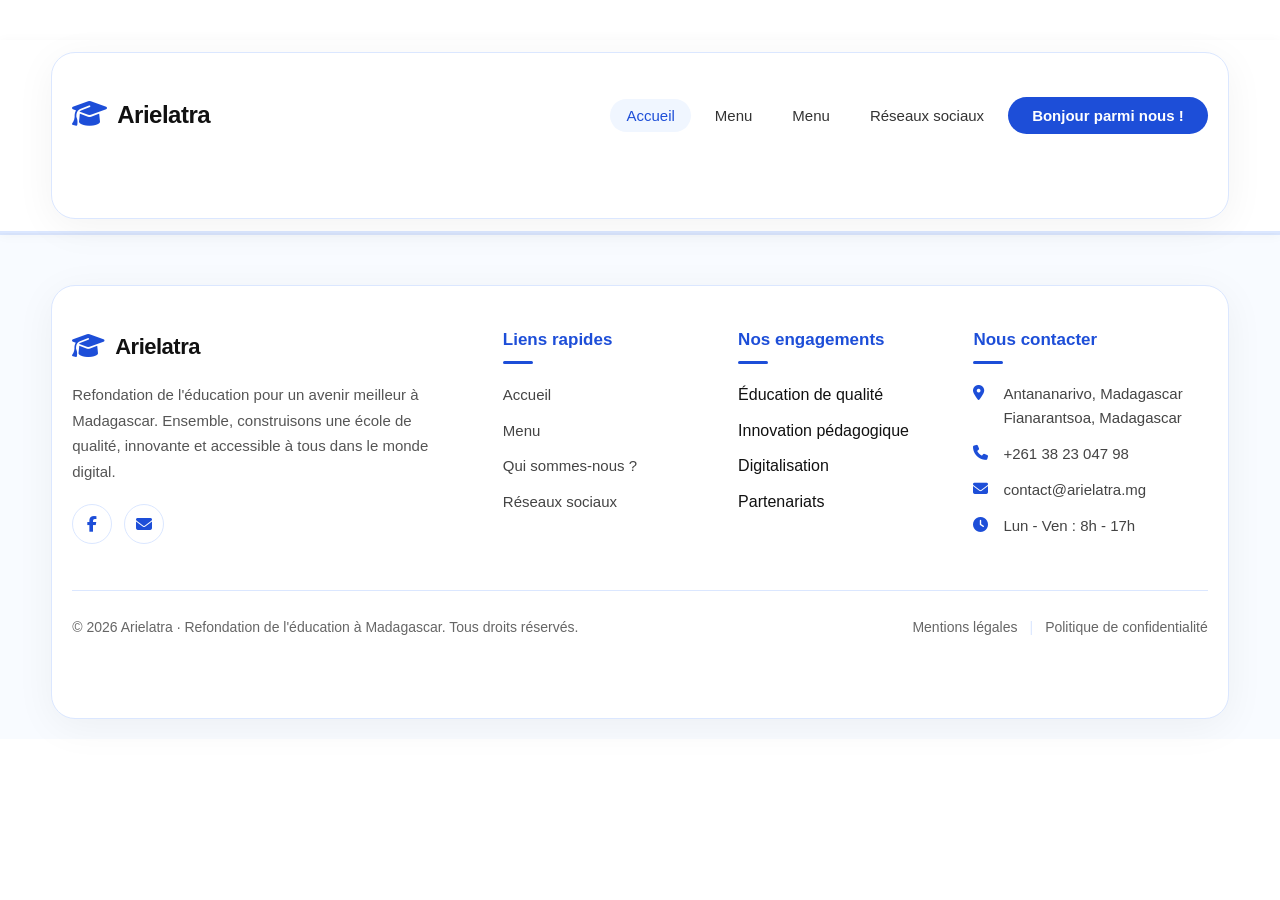
<file: structure.html>
<!DOCTYPE html>
<html lang="fr">

<head>
    <meta charset="UTF-8">
    <meta name="viewport" content="width=device-width, initial-scale=1.0">
    <title>Arielatra · Refondation de l'éducation</title>
    <link rel="stylesheet" href="https://cdnjs.cloudflare.com/ajax/libs/font-awesome/6.5.0/css/all.min.css">
    <link rel="stylesheet" href="assets/style-index.css">
</head>

<body>

    <!-- ===== HEADER ===== -->
    <header class="header">
        <div class="container header-container">
            <!-- Logo -->
            <div class="logo">
                <a href="#">
                    <span class="logo-icon"><i class="fas fa-graduation-cap"></i></span>
                    <span class="logo-text">Arielatra</span>
                </a>
            </div>

            <!-- Menu de navigation principal -->
            <nav class="nav-menu" id="navMenu">
                <ul class="nav-list">
                    <li><a href="index.html" class="nav-link active">Accueil</a></li>
                    <li><a href="menu.html" class="nav-link">Menu</a></li>
                    <li><a href="qui-sommes-nous.html" class="nav-link">Menu</a></li>
                    <li><a href="reseaux-sociaux" class="nav-link">Réseaux sociaux</a></li>
                    <li><a href="#" class="nav-link nav-cta">Bonjour parmi nous !</a></li>
                </ul>
            </nav>

            <!-- Bouton menu mobile (hamburger) -->
            <button class="menu-toggle" id="menuToggle" aria-label="Menu">
                <span class="bar"></span>
                <span class="bar"></span>
                <span class="bar"></span>
            </button>
        </div>
    </header>

    <main>


    </main>

    <!-- ===== FOOTER ===== -->
    <footer class="footer">
        <div class="container">
            <div class="footer-grid">
                <!-- Colonne 1 : Logo et description -->
                <div class="footer-col">
                    <div class="footer-logo">
                        <span class="logo-icon"><i class="fas fa-graduation-cap"></i></span>
                        <span class="logo-text">Arielatra</span>
                    </div>
                    <p class="footer-description">
                        Refondation de l'éducation pour un avenir meilleur à Madagascar.
                        Ensemble, construisons une école de qualité, innovante et accessible à tous dans le monde
                        digital.
                    </p>
                    <div class="footer-social">
                        <a href="https://www.facebook.com/profile.php?id=61590048077702" aria-label="Facebook"><i
                                class="fab fa-facebook-f"></i></a>
                        <a href="mailto:aryelatra8@gmail.com" aria-label="Envoyez-nous un e-mail"><i
                                class="fas fa-envelope" aria-hidden="true"></i></a>
                    </div>
                </div>

                <!-- Colonne 2 : Liens rapides -->
                <div class="footer-col">
                    <h4>Liens rapides</h4>
                    <ul class="footer-links">
                        <li><a href="#">Accueil</a></li>
                        <li><a href="#">Menu</a></li>
                        <li><a href="#">Qui sommes-nous ?</a></li>
                        <li><a href="#">Réseaux sociaux</a></li>
                    </ul>
                </div>

                <!-- Colonne 3 : Nos engagements -->
                <div class="footer-col">
                    <h4>Nos engagements</h4>
                    <ul class="footer-links">
                        <li>Éducation de qualité</li>
                        <li>Innovation pédagogique</li>
                        <li>Digitalisation</li>
                        <li>Partenariats</li>
                    </ul>
                </div>

                <!-- Colonne 4 : Contact -->
                <div class="footer-col">
                    <h4>Nous contacter</h4>
                    <ul class="footer-contact">
                        <li>
                            <i class="fas fa-map-marker-alt"></i>
                            <div>
                                <span>Antananarivo, Madagascar</span>
                                <span>Fianarantsoa, Madagascar</span>
                            </div>
                        </li>
                        <li>
                            <i class="fas fa-phone"></i>
                            <span>+261 38 23 047 98</span>
                        </li>
                        <li>
                            <i class="fas fa-envelope"></i>
                            <span>contact@arielatra.mg</span>
                        </li>
                        <li>
                            <i class="fas fa-clock"></i>
                            <span>Lun - Ven : 8h - 17h</span>
                        </li>
                    </ul>
                </div>
            </div>

            <!-- Barre de copyright -->
            <div class="footer-bottom">
                <p>&copy; 2026 Arielatra · Refondation de l'éducation à Madagascar. Tous droits réservés.</p>
                <div class="footer-legal">
                    <a href="#">Mentions légales</a>
                    <span>|</span>
                    <a href="#">Politique de confidentialité</a>
                </div>
            </div>
        </div>
    </footer>

    <!-- Script pour le menu mobile -->
    <script>
        const menuToggle = document.getElementById('menuToggle');
        const navMenu = document.getElementById('navMenu');

        menuToggle.addEventListener('click', function () {
            navMenu.classList.toggle('active');
            menuToggle.classList.toggle('active');
        });

        // Fermer le menu lors du clic sur un lien (optionnel)
        document.querySelectorAll('.nav-link').forEach(link => {
            link.addEventListener('click', () => {
                navMenu.classList.remove('active');
                menuToggle.classList.remove('active');
            });
        });
    </script>

</body>

</html>
</file>
<file: assets/style.css>
/* --- Réinitialisation et base --- */
* {
    margin: 0;
    padding: 0;
    box-sizing: border-box;
}

body {
    font-family: 'Segoe UI', Tahoma, Geneva, Verdana, sans-serif;
    line-height: 1.6;
    color: #333;
    overflow-x: hidden;
}

/* Le conteneur s'adapte à toute la largeur avec 20px de marge */
.container {
    width: calc(100% - 40px);
    margin-left: auto;
    margin-right: auto;
}

a {
    text-decoration: none;
    color: inherit;
}

ul {
    list-style: none;
}

/* --- HEADER --- */
.header {
    background: #fff;
    padding: 20px 0;
    border-bottom: 1px solid #eee;
}

.header-container {
    display: flex;
    justify-content: space-between;
    align-items: center;
}

.logo {
    font-weight: bold;
    font-size: 1.5rem;
    display: flex;
    align-items: center;
}

.logo-icon {
    margin-right: 8px;
    color: #0056b3;
}

.nav-list {
    display: flex;
    gap: 20px;
    align-items: center;
}

.nav-cta {
    background: #0056b3;
    color: white !important;
    padding: 10px 20px;
    border-radius: 20px;
}

/* --- HERO SECTION --- */
.hero {
    padding: 60px 0;
    text-align: center;
    background-color: #f8fbff;
}

.hero-badge {
    background: #e0eaff;
    color: #0056b3;
    padding: 5px 15px;
    border-radius: 15px;
    font-size: 0.9rem;
}

.hero-title {
    font-size: 2.5rem;
    margin: 20px 0;
}

.highlight {
    color: #0056b3;
}

.hero-subtitle {
    max-width: 600px;
    margin: 0 auto 30px;
}

.btn {
    padding: 12px 25px;
    border-radius: 5px;
    display: inline-block;
    transition: 0.3s;
}

.btn-primary {
    background: #0056b3;
    color: white;
}

.btn-outline {
    border: 1px solid #0056b3;
    color: #0056b3;
}

/* --- FOOTER --- */
.footer {
    background: #f4f7f9;
    padding: 50px 0 20px;
    margin-top: 50px;
}

.footer-grid {
    display: grid;
    grid-template-columns: repeat(auto-fit, minmax(250px, 1fr));
    gap: 40px;
    margin-bottom: 40px;
}

.footer-col h4 {
    margin-bottom: 15px;
    color: #0056b3;
}

.footer-links li,
.footer-contact li {
    margin-bottom: 10px;
    display: flex;
    align-items: center;
    gap: 10px;
}

.footer-bottom {
    border-top: 1px solid #ddd;
    padding-top: 20px;
    display: flex;
    justify-content: space-between;
    font-size: 0.85rem;
}

/* --- Mobile Responsiveness --- */
@media (max-width: 768px) {
    .nav-menu {
        display: none;
    }

    /* Logique simple de menu mobile */
    .menu-toggle {
        display: block;
    }

    .footer-bottom {
        flex-direction: column;
        text-align: center;
        gap: 10px;
    }
}
</file>
<file: assets/style-index.css>
* {
    margin: 0;
    padding: 0;
    box-sizing: border-box;
}

/* ----- BODY ----- */
body {
    font-family: 'Segoe UI', Arial, sans-serif;
    background-color: #ffffff;
    color: #111111;
    line-height: 1.7;
}

/* ----- CONTAINER ----- */
.container {
    width: 90%;
    max-width: 1100px;
    margin: auto;
    padding: 40px 20px;
}

/* ============================================ HEADER ============================================ */
.header {
    background: #ffffff;
    border-bottom: 2px solid #dbe7ff;
    padding: 12px 0;
    position: sticky;
    top: 0;
    z-index: 1000;
    box-shadow: 0 2px 12px rgba(0, 0, 0, 0.04);
}

.header-container {
    display: flex;
    justify-content: space-between;
    align-items: center;
    padding-top: 8px;
    padding-bottom: 8px;
}

.logo a {
    display: flex;
    align-items: center;
    text-decoration: none;
    gap: 10px;
}

.logo-icon {
    font-size: 28px;
    color: #1d4ed8;
}

.logo-text {
    font-size: 24px;
    font-weight: 700;
    color: #111111;
    letter-spacing: -0.5px;
}

.nav-list {
    display: flex;
    list-style: none;
    gap: 8px;
    align-items: center;
}

.nav-link {
    text-decoration: none;
    color: #333333;
    font-weight: 500;
    font-size: 15px;
    padding: 8px 16px;
    border-radius: 30px;
    transition: all 0.25s ease;
}

.nav-link:hover {
    background: #f0f6ff;
    color: #1d4ed8;
}

.nav-link.active {
    color: #1d4ed8;
    background: #f0f6ff;
}

.nav-cta {
    background: #1d4ed8;
    color: #ffffff !important;
    padding: 10px 24px;
    font-weight: 600;
}

.nav-cta:hover {
    background: #1a44b8;
    color: #ffffff !important;
    transform: translateY(-2px);
    box-shadow: 0 6px 18px rgba(29, 78, 216, 0.25);
}

.menu-toggle {
    display: none;
    flex-direction: column;
    gap: 5px;
    background: none;
    border: none;
    cursor: pointer;
    padding: 6px 4px;
}

.menu-toggle .bar {
    display: block;
    width: 28px;
    height: 3px;
    background: #1d4ed8;
    border-radius: 10px;
    transition: all 0.3s ease;
}

.menu-toggle.active .bar:nth-child(1) {
    transform: rotate(45deg) translate(5px, 6px);
}

.menu-toggle.active .bar:nth-child(2) {
    opacity: 0;
}

.menu-toggle.active .bar:nth-child(3) {
    transform: rotate(-45deg) translate(5px, -6px);
}

/* ============================================ HERO ============================================ */
.hero {
    background: linear-gradient(145deg, #f0f6ff 0%, #ffffff 100%);
    padding: 80px 0 70px;
    border-bottom: 2px solid #dbe7ff;
    text-align: center;
    position: relative;
    overflow: hidden;
}

.hero::before {
    content: "";
    position: absolute;
    top: -120px;
    right: -120px;
    width: 400px;
    height: 400px;
    background: radial-gradient(circle, rgba(29, 78, 216, 0.06) 0%, transparent 70%);
    border-radius: 50%;
    pointer-events: none;
}

.hero-container {
    position: relative;
    z-index: 2;
}

.hero-badge {
    display: inline-block;
    background: #1d4ed8;
    color: #ffffff;
    font-size: 14px;
    font-weight: 600;
    padding: 4px 20px;
    border-radius: 40px;
    letter-spacing: 0.4px;
    margin-bottom: 20px;
}

.hero-title {
    font-size: 48px;
    font-weight: 700;
    color: #111111;
    margin-bottom: 12px;
    line-height: 1.2;
}

.hero-title .highlight {
    color: #1d4ed8;
    position: relative;
}

.hero-title .highlight::after {
    content: "";
    position: absolute;
    left: 0;
    bottom: 4px;
    width: 100%;
    height: 8px;
    background: rgba(29, 78, 216, 0.15);
    border-radius: 10px;
    z-index: -1;
}

.hero-subtitle {
    font-size: 20px;
    color: #444444;
    max-width: 680px;
    margin: 0 auto 30px;
    line-height: 1.6;
}

.hero-actions {
    display: flex;
    justify-content: center;
    gap: 16px;
    flex-wrap: wrap;
}

.btn {
    display: inline-block;
    padding: 14px 34px;
    border-radius: 50px;
    font-weight: 600;
    font-size: 16px;
    text-decoration: none;
    transition: all 0.25s ease;
    cursor: pointer;
    border: 2px solid transparent;
}

.btn-primary {
    background: #1d4ed8;
    color: #ffffff;
    border-color: #1d4ed8;
    box-shadow: 0 6px 18px rgba(29, 78, 216, 0.25);
}

.btn-primary:hover {
    background: #1a44b8;
    transform: translateY(-3px);
    box-shadow: 0 10px 28px rgba(29, 78, 216, 0.35);
}

.btn-outline {
    background: transparent;
    color: #1d4ed8;
    border-color: #dbe7ff;
}

.btn-outline:hover {
    background: #f0f6ff;
    border-color: #1d4ed8;
    transform: translateY(-3px);
}

/* ============================================ ABOUT SECTION ============================================ */
.about {
    padding: 60px 0;
    background: #ffffff;
}

.about-content {
    display: flex;
    gap: 50px;
    align-items: center;
}

.about-text {
    flex: 1;
}

.about-text h2 {
    color: #1d4ed8;
    font-size: 36px;
    margin-bottom: 15px;
}

.about-description {
    font-size: 18px;
    color: #333;
    line-height: 1.8;
    margin-bottom: 25px;
}

.about-features {
    display: flex;
    gap: 20px;
    flex-wrap: wrap;
}

.feature-item {
    display: flex;
    align-items: center;
    gap: 10px;
    background: #f8fbff;
    padding: 10px 18px;
    border-radius: 30px;
    border: 1px solid #dbe7ff;
}

.feature-item i {
    color: #1d4ed8;
    font-size: 18px;
}

.feature-item span {
    font-weight: 500;
    color: #333;
}

.about-image {
    flex: 0 0 300px;
}

.image-placeholder {
    width: 300px;
    height: 300px;
    background: linear-gradient(135deg, #f0f6ff, #dbe7ff);
    border-radius: 20px;
    display: flex;
    flex-direction: column;
    align-items: center;
    justify-content: center;
    border: 2px solid #dbe7ff;
}

.image-placeholder i {
    font-size: 64px;
    color: #1d4ed8;
    margin-bottom: 15px;
}

.image-placeholder span {
    color: #1d4ed8;
    font-weight: 600;
    font-size: 18px;
}

/* ============================================ VALUES SECTION ============================================ */
.values {
    background: #f8fbff;
    padding: 70px 0;
}

.section-title {
    text-align: center;
    color: #1d4ed8;
    font-size: 32px;
    margin-bottom: 15px;
}

.section-title::after {
    content: "";
    display: block;
    width: 80px;
    height: 4px;
    background: #1d4ed8;
    margin: 10px auto 0;
    border-radius: 10px;
}

.values-grid {
    display: grid;
    grid-template-columns: repeat(auto-fit, minmax(250px, 1fr));
    gap: 30px;
    margin-top: 40px;
}

.value-card {
    background: #ffffff;
    padding: 35px 25px;
    border-radius: 16px;
    border: 1px solid #dbe7ff;
    text-align: center;
    transition: all 0.3s ease;
}

.value-card:hover {
    transform: translateY(-8px);
    box-shadow: 0 12px 30px rgba(0, 0, 0, 0.07);
}

.value-icon {
    width: 70px;
    height: 70px;
    background: #f0f6ff;
    border-radius: 50%;
    display: flex;
    align-items: center;
    justify-content: center;
    margin: 0 auto 18px;
}

.value-icon i {
    font-size: 30px;
    color: #1d4ed8;
}

.value-card h3 {
    color: #1d4ed8;
    font-size: 20px;
    margin-bottom: 10px;
}

.value-card p {
    color: #555;
    font-size: 15px;
}

/* ============================================ CONTACT SECTION ============================================ */
.contact-section {
    padding: 70px 0;
    background: #ffffff;
}

.contact-wrapper {
    display: flex;
    gap: 50px;
    align-items: flex-start;
}

.contact-info {
    flex: 1;
}

.contact-info h2 {
    color: #1d4ed8;
    font-size: 32px;
    margin-bottom: 10px;
}

.contact-subtitle {
    color: #666;
    font-size: 16px;
    margin-bottom: 30px;
}

.contact-details {
    list-style: none;
}

.contact-details li {
    display: flex;
    gap: 18px;
    margin-bottom: 25px;
    align-items: flex-start;
}

.contact-details li i {
    color: #1d4ed8;
    font-size: 20px;
    margin-top: 3px;
    width: 24px;
}

.contact-details li div {
    display: flex;
    flex-direction: column;
}

.contact-details li strong {
    color: #111;
    font-size: 15px;
}

.contact-details li span {
    color: #555;
    font-size: 15px;
}

.contact-form {
    flex: 1;
    background: #f8fbff;
    padding: 35px;
    border-radius: 16px;
    border: 1px solid #dbe7ff;
}

.contact-form h3 {
    color: #1d4ed8;
    font-size: 22px;
    margin-bottom: 20px;
}

.form-group {
    margin-bottom: 18px;
}

.form-group input,
.form-group textarea {
    width: 100%;
    padding: 14px 16px;
    border: 1px solid #dbe7ff;
    border-radius: 10px;
    font-size: 15px;
    font-family: inherit;
    transition: border-color 0.3s ease;
    background: #ffffff;
}

.form-group input:focus,
.form-group textarea:focus {
    outline: none;
    border-color: #1d4ed8;
}

.contact-form .btn {
    width: 100%;
    text-align: center;
}

/* ============================================ FOOTER ============================================ */
.footer {
    background: #f8fbff;
    border-top: 2px solid #dbe7ff;
    padding: 50px 0 20px;
}

.footer-grid {
    display: grid;
    grid-template-columns: 2fr 1fr 1fr 1.2fr;
    gap: 40px;
    margin-bottom: 40px;
}

.footer-col h4 {
    color: #1d4ed8;
    font-size: 17px;
    margin-bottom: 18px;
    position: relative;
}

.footer-col h4::after {
    content: "";
    display: block;
    width: 30px;
    height: 3px;
    background: #1d4ed8;
    margin-top: 8px;
    border-radius: 10px;
}

.footer-logo {
    display: flex;
    align-items: center;
    gap: 10px;
    margin-bottom: 15px;
}

.footer-logo .logo-icon {
    font-size: 26px;
    color: #1d4ed8;
}

.footer-logo .logo-text {
    font-size: 22px;
    font-weight: 700;
    color: #111111;
}

.footer-description {
    color: #555555;
    font-size: 15px;
    line-height: 1.7;
    margin-bottom: 20px;
}

.footer-social {
    display: flex;
    gap: 12px;
}

.footer-social a {
    display: flex;
    align-items: center;
    justify-content: center;
    width: 40px;
    height: 40px;
    background: #ffffff;
    border: 1px solid #dbe7ff;
    border-radius: 50%;
    color: #1d4ed8;
    font-size: 16px;
    transition: all 0.25s ease;
    text-decoration: none;
}

.footer-social a:hover {
    background: #1d4ed8;
    color: #ffffff;
    transform: translateY(-3px);
    box-shadow: 0 6px 16px rgba(29, 78, 216, 0.2);
}

.footer-links {
    list-style: none;
}

.footer-links li {
    margin-bottom: 10px;
}

.footer-links a {
    color: #444444;
    text-decoration: none;
    font-size: 15px;
    transition: color 0.2s ease;
}

.footer-links a:hover {
    color: #1d4ed8;
}

.footer-contact {
    list-style: none;
}

.footer-contact li {
    display: flex;
    align-items: flex-start;
    gap: 12px;
    margin-bottom: 12px;
    color: #444444;
    font-size: 15px;
}

.footer-contact li i {
    color: #1d4ed8;
    width: 18px;
    margin-top: 3px;
    font-size: 15px;
}

.footer-contact li div {
    display: flex;
    flex-direction: column;
}

.footer-bottom {
    border-top: 1px solid #dbe7ff;
    padding-top: 25px;
    display: flex;
    justify-content: space-between;
    align-items: center;
    flex-wrap: wrap;
    gap: 15px;
    font-size: 14px;
    color: #666666;
}

.footer-legal {
    display: flex;
    gap: 12px;
    align-items: center;
}

.footer-legal a {
    color: #666666;
    text-decoration: none;
    transition: color 0.2s ease;
}

.footer-legal a:hover {
    color: #1d4ed8;
}

.footer-legal span {
    color: #dbe7ff;
}

/* ============================================ RESPONSIVE ============================================ */
@media (max-width: 992px) {
    .about-content {
        flex-direction: column;
        text-align: center;
    }

    .about-features {
        justify-content: center;
    }

    .about-image {
        flex: 0 0 auto;
    }

    .image-placeholder {
        width: 100%;
        max-width: 300px;
        height: 250px;
    }

    .contact-wrapper {
        flex-direction: column;
    }

    .footer-grid {
        grid-template-columns: 1fr 1fr;
        gap: 30px;
    }
}

@media (max-width: 768px) {
    .menu-toggle {
        display: flex;
    }

    .nav-menu {
        position: absolute;
        top: 100%;
        left: 0;
        right: 0;
        background: #ffffff;
        padding: 20px 0;
        border-bottom: 2px solid #dbe7ff;
        box-shadow: 0 8px 24px rgba(0, 0, 0, 0.06);
        transform: scaleY(0);
        transform-origin: top;
        transition: transform 0.3s ease;
        opacity: 0;
        visibility: hidden;
        pointer-events: none;
    }

    .nav-menu.active {
        transform: scaleY(1);
        opacity: 1;
        visibility: visible;
        pointer-events: all;
    }

    .nav-list {
        flex-direction: column;
        gap: 6px;
        padding: 0 20px;
    }

    .nav-link {
        display: block;
        padding: 12px 16px;
        font-size: 16px;
        width: 100%;
        text-align: center;
    }

    .nav-cta {
        margin-top: 6px;
    }

    .hero-title {
        font-size: 34px;
    }

    .hero-subtitle {
        font-size: 17px;
        padding: 0 10px;
    }

    .hero-actions {
        flex-direction: column;
        align-items: center;
        gap: 12px;
    }

    .btn {
        width: 100%;
        max-width: 280px;
        text-align: center;
    }

    .section-title {
        font-size: 26px;
    }

    .about-text h2 {
        font-size: 28px;
    }

    .contact-info h2 {
        font-size: 26px;
    }

    .contact-form {
        padding: 25px 20px;
    }

    .footer-grid {
        grid-template-columns: 1fr;
        gap: 30px;
    }

    .footer-bottom {
        flex-direction: column;
        text-align: center;
    }

    .footer-legal {
        justify-content: center;
        flex-wrap: wrap;
    }

    .values-grid {
        grid-template-columns: 1fr;
    }
}

@media (max-width: 480px) {
    .hero-title {
        font-size: 28px;
    }

    .hero {
        padding: 50px 0 40px;
    }

    .hero-badge {
        font-size: 12px;
        padding: 3px 14px;
    }

    .logo-text {
        font-size: 20px;
    }

    .feature-item {
        width: 100%;
        justify-content: center;
    }

    .image-placeholder {
        height: 200px;
    }

    .image-placeholder i {
        font-size: 40px;
    }
}

/* ----------------------------------------- */
/* RESET */
* {
    margin: 0;
    padding: 0;
    box-sizing: border-box;
}

/* BODY */
body {
    font-family: Arial, sans-serif;
    background: #ffffff;
    color: #111111;
    line-height: 1.6;
}

/* CONTAINER */
.container {
    width: 92%;
    /* ito eh */
    max-width: 1440px;
    margin: auto;
    padding: 40px 20px 80px;
}

/* HERO */
.hero {
    text-align: center;
    padding: 70px 20px;
    margin-bottom: 60px;
    border-bottom: 2px solid #dbe7ff;
}

.hero h1 {
    color: #1d4ed8;
    font-size: 44px;
    margin-bottom: 15px;
}

.subtitle {
    color: #555555;
    font-size: 18px;
}

/* GROUP */
.group-section {
    margin-bottom: 90px;
}

.group-section h2 {
    color: #1d4ed8;
    font-size: 30px;
    margin-bottom: 35px;
    position: relative;
}

.group-section h2::after {
    content: "";
    display: block;
    width: 90px;
    height: 4px;
    background: #1d4ed8;
    margin-top: 10px;
    border-radius: 10px;
}

/* CARDS */
.cards {
    display: flex;
    flex-wrap: wrap;
    gap: 25px;
}

/* MEMBER CARD */
.member-card {
    width: 260px;
    background: #ffffff;
    border: 1px solid #dbe7ff;
    border-radius: 18px;
    padding: 20px;
    transition: 0.3s;
    position: relative;
}

.member-card:hover {
    transform: translateY(-6px);
    box-shadow: 0 12px 30px rgba(0, 0, 0, 0.08);
}

/* CHEF CARD */
.chef {
    border: 2px solid #1d4ed8;
}

/* IMAGE PLACEHOLDER */
.image-placeholder {
    width: 100%;
    height: 220px;
    background: #edf3ff;
    border-radius: 14px;
    margin-bottom: 20px;
    display: flex;
    align-items: center;
    justify-content: center;
    color: #1d4ed8;
    font-size: 14px;
    font-weight: bold;
}

.image-placeholder::before {
    content: "PHOTO";
}

/* TEXT */
.member-card h3 {
    color: #111111;
    font-size: 18px;
    margin-bottom: 10px;
}

.matricule {
    color: #666666;
    font-size: 15px;
}

/* ROLE */
.role {
    position: absolute;
    top: 15px;
    right: 15px;
    background: #1d4ed8;
    color: white;
    padding: 6px 12px;
    border-radius: 30px;
    font-size: 12px;
    font-weight: bold;
}

/* RESPONSIVE */
@media(max-width:768px) {
    .hero h1 {
        font-size: 34px;
    }

    .group-section h2 {
        font-size: 24px;
    }

    .cards {
        justify-content: center;
    }

    .member-card {
        width: 100%;
    }
}

/* ------------------------------ */
/* ===== POURQUOI-ARIELATRA.CSS ===== */
/* ----- RESET ----- */
* {
    margin: 0;
    padding: 0;
    box-sizing: border-box;
}

/* ----- BODY ----- */
body {
    font-family: 'Segoe UI', Arial, sans-serif;
    background: #f8fbff;
    color: #111111;
    line-height: 1.7;
    padding: 40px 0;
}

/* ----- CONTAINER ----- */
.container {
    width: 90%;
    max-width: 1000px;
    margin: auto;
    background: #ffffff;
    padding: 50px 60px;
    border-radius: 24px;
    box-shadow: 0 8px 40px rgba(0, 0, 0, 0.05);
    border: 1px solid #dbe7ff;
}

/* ===== HERO ===== */
.hero {
    text-align: center;
    padding: 20px 0 30px;
    border-bottom: 2px solid #dbe7ff;
    margin-bottom: 40px;
}

.hero h1 {
    font-size: 42px;
    color: #1d4ed8;
    margin-bottom: 10px;
    letter-spacing: -0.5px;
}

.hero .subtitle {
    font-size: 18px;
    color: #555555;
    font-weight: 400;
}

/* ===== INTRO ===== */
.section {
    margin-bottom: 30px;
}

.intro-box {
    background: #f0f6ff;
    border-radius: 14px;
    padding: 25px 30px;
    border-left: 4px solid #1d4ed8;
}

.intro-box p {
    font-size: 18px;
    color: #222222;
}

.intro-box strong {
    color: #1d4ed8;
}

/* ===== CARDS ===== */
.cards {
    display: flex;
    gap: 30px;
    margin: 35px 0 45px;
}

.card {
    flex: 1;
    background: #ffffff;
    border: 1px solid #dbe7ff;
    border-radius: 16px;
    padding: 30px 28px;
    transition: all 0.3s ease;
    box-shadow: 0 2px 8px rgba(0, 0, 0, 0.02);
}

.card:hover {
    transform: translateY(-4px);
    box-shadow: 0 12px 30px rgba(29, 78, 216, 0.08);
    border-color: #1d4ed8;
}

.card h2 {
    color: #1d4ed8;
    font-size: 32px;
    margin-bottom: 15px;
    font-weight: 700;
}

.card p {
    color: #333333;
    font-size: 16px;
    margin-bottom: 12px;
}

.card p:last-child {
    margin-bottom: 0;
}

.card-highlight {
    margin-top: 18px;
    padding: 12px 16px;
    background: #f0f6ff;
    border-radius: 10px;
    display: flex;
    align-items: center;
    gap: 12px;
    font-style: italic;
    color: #1d4ed8;
    font-weight: 500;
    border: 1px dashed #dbe7ff;
}

.card-highlight i {
    font-size: 18px;
}

/* ===== MEANING ===== */
.meaning {
    margin: 45px 0;
}

.meaning h2 {
    color: #1d4ed8;
    font-size: 28px;
    margin-bottom: 25px;
    position: relative;
}

.meaning h2::after {
    content: "";
    display: block;
    width: 60px;
    height: 4px;
    background: #1d4ed8;
    margin-top: 10px;
    border-radius: 10px;
}

.meaning h2 .highlight {
    color: #1d4ed8;
}

/* Fusion box */
.fusion-box {
    background: linear-gradient(135deg, #f0f6ff, #ffffff);
    border: 2px solid #1d4ed8;
    border-radius: 16px;
    padding: 30px 35px;
    margin-bottom: 30px;
    text-align: center;
}

.fusion-item {
    display: flex;
    justify-content: center;
    align-items: center;
    gap: 12px;
    flex-wrap: wrap;
    font-size: 28px;
    font-weight: 700;
    margin-bottom: 15px;
}

.fusion-word {
    color: #1d4ed8;
    font-size: 32px;
}

.fusion-plus {
    color: #888;
    font-size: 24px;
}

.fusion-equals {
    color: #888;
    font-size: 24px;
}

.fusion-result {
    color: #1d4ed8;
    font-size: 36px;
    background: #ffffff;
    padding: 0 15px;
    border-radius: 10px;
    border: 2px solid #1d4ed8;
    line-height: 1.4;
}

.fusion-description {
    font-size: 17px;
    color: #333;
    margin-top: 5px;
}

.fusion-description strong {
    color: #1d4ed8;
}

/* Meaning grid */
.meaning-grid {
    display: grid;
    grid-template-columns: 1fr 1fr;
    gap: 30px;
    margin-top: 20px;
}

.meaning-item {
    background: #f8fbff;
    padding: 25px;
    border-radius: 14px;
    border: 1px solid #dbe7ff;
}

.meaning-item h3 {
    color: #1d4ed8;
    font-size: 18px;
    margin-bottom: 12px;
}

.meaning-item p {
    color: #333;
    font-size: 16px;
    margin-bottom: 12px;
}

.meaning-item ul {
    list-style: none;
    padding: 0;
}

.meaning-item ul li {
    padding: 6px 0 6px 28px;
    background: url('data:image/svg+xml;utf8,<svg xmlns="http://www.w3.org/2000/svg" width="16" height="16" viewBox="0 0 24 24" fill="none" stroke="%231d4ed8" stroke-width="3" stroke-linecap="round" stroke-linejoin="round"><polyline points="20 6 9 17 4 12"></polyline></svg>') left center no-repeat;
    background-size: 16px;
    color: #333;
}

.meaning-item .highlight {
    color: #1d4ed8;
    font-weight: 600;
}

/* ===== VISION ===== */
.vision {
    margin-top: 40px;
    padding-top: 35px;
    border-top: 2px solid #dbe7ff;
    text-align: center;
}

.vision h2 {
    color: #1d4ed8;
    font-size: 28px;
    margin-bottom: 15px;
}

.vision h2::after {
    content: "";
    display: block;
    width: 60px;
    height: 4px;
    background: #1d4ed8;
    margin: 10px auto 0;
    border-radius: 10px;
}

.vision p {
    font-size: 18px;
    color: #333333;
    max-width: 750px;
    margin: 0 auto 25px;
}

.vision-tags {
    display: flex;
    justify-content: center;
    gap: 12px;
    flex-wrap: wrap;
}

.tag {
    background: #f0f6ff;
    border: 1px solid #dbe7ff;
    padding: 8px 20px;
    border-radius: 30px;
    font-size: 14px;
    font-weight: 600;
    color: #1d4ed8;
    transition: all 0.3s ease;
}

.tag:hover {
    background: #1d4ed8;
    color: #ffffff;
    border-color: #1d4ed8;
    transform: translateY(-2px);
}

/* ===== RESPONSIVE ===== */
@media (max-width: 768px) {
    .container {
        padding: 30px 20px;
    }

    .hero h1 {
        font-size: 32px;
    }

    .cards {
        flex-direction: column;
    }

    .meaning-grid {
        grid-template-columns: 1fr;
    }

    .fusion-item {
        font-size: 20px;
    }

    .fusion-word {
        font-size: 24px;
    }

    .fusion-result {
        font-size: 28px;
    }

    .card h2 {
        font-size: 26px;
    }

    .vision-tags {
        gap: 8px;
    }

    .tag {
        font-size: 12px;
        padding: 6px 14px;
    }

    .intro-box {
        padding: 18px 20px;
    }

    .intro-box p {
        font-size: 16px;
    }
}

@media (max-width: 480px) {
    .container {
        padding: 20px 15px;
        width: 95%;
    }

    .hero h1 {
        font-size: 26px;
    }

    .hero .subtitle {
        font-size: 15px;
    }

    .card {
        padding: 20px;
    }

    .fusion-item {
        font-size: 16px;
        gap: 6px;
    }

    .fusion-word {
        font-size: 20px;
    }

    .fusion-result {
        font-size: 22px;
        padding: 0 10px;
    }

    .meaning h2 {
        font-size: 22px;
    }

    .vision h2 {
        font-size: 22px;
    }
}

/* ------------------ */
/* RESET */
* {
    margin: 0;
    padding: 0;
    box-sizing: border-box;
}

/* BODY */
body {
    font-family: Arial, sans-serif;
    background: #ffffff;
    color: #111111;
    line-height: 1.6;
}

/* CONTAINER */
.container {
    width: 92%;
    max-width: 1300px;
    margin: auto;
    padding: 40px 20px 80px;
}

/* HERO */
.hero {
    text-align: center;
    padding: 70px 20px;
    margin-bottom: 60px;
    border-bottom: 2px solid #dbe7ff;
}

.hero h1 {
    color: #1d4ed8;
    font-size: 44px;
    margin-bottom: 15px;
}

.subtitle {
    color: #555555;
    font-size: 18px;
}

/* GROUP */
.group-section {
    margin-bottom: 90px;
}

.group-section h2 {
    color: #1d4ed8;
    font-size: 30px;
    margin-bottom: 35px;
    position: relative;
}

.group-section h2::after {
    content: "";
    display: block;
    width: 90px;
    height: 4px;
    background: #1d4ed8;
    margin-top: 10px;
    border-radius: 10px;
}

/* CARDS */
.cards {
    display: flex;
    flex-wrap: wrap;
    gap: 25px;
}

/* MEMBER CARD */
.member-card {
    width: 260px;
    background: #ffffff;
    border: 1px solid #dbe7ff;
    border-radius: 18px;
    padding: 20px;
    transition: 0.3s;
    position: relative;
}

.member-card:hover {
    transform: translateY(-6px);
    box-shadow: 0 12px 30px rgba(0, 0, 0, 0.08);
}

/* CHEF CARD */
.chef {
    border: 2px solid #1d4ed8;
}

/* IMAGE PLACEHOLDER */
.image-placeholder {
    width: 100%;
    height: 220px;
    background: #edf3ff;
    border-radius: 14px;
    margin-bottom: 20px;
    display: flex;
    align-items: center;
    justify-content: center;
    color: #1d4ed8;
    font-size: 14px;
    font-weight: bold;
}

.image-placeholder::before {
    content: "PHOTO";
}

/* TEXT */
.member-card h3 {
    color: #111111;
    font-size: 18px;
    margin-bottom: 10px;
}

.matricule {
    color: #666666;
    font-size: 15px;
}

/* ROLE */
.role {
    position: absolute;
    top: 15px;
    right: 15px;
    background: #1d4ed8;
    color: white;
    padding: 6px 12px;
    border-radius: 30px;
    font-size: 12px;
    font-weight: bold;
}

/* RESPONSIVE */
@media(max-width:768px) {
    .hero h1 {
        font-size: 34px;
    }

    .group-section h2 {
        font-size: 24px;
    }

    .cards {
        justify-content: center;
    }

    .member-card {
        width: 100%;
    }
}
</file>
<file: assets/style-menu.css>
/* --- Réinitialisation --- */
* {
    margin: 0;
    padding: 0;
    box-sizing: border-box;
}

body {
    font-family: 'Segoe UI', Tahoma, Geneva, Verdana, sans-serif;
    line-height: 1.6;
    color: #333;
    background-color: #ffffff;
    overflow-x: hidden;
}

/* --- Conteneur principal (100% - 20px de chaque côté) --- */
.container {
    width: calc(100% - 40px);
    margin: 0 auto;
}

a { text-decoration: none; color: inherit; }
ul { list-style: none; }

/* --- HEADER --- */
.header {
    padding: 20px 0;
    border-bottom: 1px solid #eee;
}

.header-container {
    display: flex;
    justify-content: space-between;
    align-items: center;
}

.logo { font-weight: bold; font-size: 1.5rem; display: flex; align-items: center; }
.logo-icon { margin-right: 8px; color: #0056b3; }

.nav-list { display: flex; gap: 20px; align-items: center; }
.nav-cta { background: #0056b3; color: white !important; padding: 10px 20px; border-radius: 20px; }

/* --- SECTION MAIN (Menu central) --- */
main {
    padding: 60px 0;
}

.menu-title {
    text-align: center;
    margin-bottom: 30px;
    color: #0056b3;
}

.menu-links {
    max-width: 600px;
    margin: 0 auto;
}

.menu-links li {
    margin-bottom: 15px;
}

.menu-links li a {
    display: block;
    padding: 20px;
    background-color: #f8fbff;
    border-left: 5px solid #0056b3;
    border-radius: 8px;
    font-weight: 600;
    transition: all 0.3s ease;
    box-shadow: 0 2px 5px rgba(0,0,0,0.05);
}

.menu-links li a:hover {
    background-color: #0056b3;
    color: white;
    padding-left: 30px;
    box-shadow: 0 4px 10px rgba(0,86,179,0.3);
}

/* --- FOOTER --- */
.footer { background: #f4f7f9; padding: 50px 0 20px; margin-top: 50px; }
.footer-grid { 
    display: grid; 
    grid-template-columns: repeat(auto-fit, minmax(250px, 1fr)); 
    gap: 40px; 
    margin-bottom: 40px; 
}

.footer-col h4 { margin-bottom: 15px; color: #0056b3; }
.footer-links li, .footer-contact li { margin-bottom: 10px; display: flex; align-items: center; gap: 10px; }

.footer-bottom { 
    border-top: 1px solid #ddd; 
    padding-top: 20px; 
    display: flex; 
    justify-content: space-between; 
    font-size: 0.85rem; 
}

/* --- Responsive (Mobile) --- */
@media (max-width: 768px) {
    .nav-menu { display: none; }
    .footer-bottom { flex-direction: column; text-align: center; gap: 10px; }
}
</file>
<file: assets/style-pourquoi.css>
/* ==========================================================================
   CSS GLOBAL ARIELATRA - VERSION UNIFIÉE
   ========================================================================== */

/* --- Réinitialisation --- */
* {
    margin: 0;
    padding: 0;
    box-sizing: border-box;
}

body {
    font-family: 'Segoe UI', Tahoma, Geneva, Verdana, sans-serif;
    line-height: 1.6;
    color: #333;
    background-color: #ffffff;
    overflow-x: hidden;
}

/* --- Conteneur : 100% largeur moins 20px de chaque côté --- */
.container {
    width: calc(100% - 40px);
    margin: 0 auto;
}

a {
    text-decoration: none;
    color: inherit;
}

ul {
    list-style: none;
}

/* --- HEADER --- */
.header {
    padding: 20px 0;
    border-bottom: 1px solid #eee;
}

.header-container {
    display: flex;
    justify-content: space-between;
    align-items: center;
}

.logo {
    font-weight: bold;
    font-size: 1.5rem;
    display: flex;
    align-items: center;
}

.logo-icon {
    margin-right: 8px;
    color: #0056b3;
}

.nav-list {
    display: flex;
    gap: 20px;
    align-items: center;
}

.nav-cta {
    background: #0056b3;
    color: white !important;
    padding: 10px 20px;
    border-radius: 20px;
}

/* --- SECTIONS GÉNÉRALES --- */
main {
    padding: 40px 0;
}

/* Styles pour le Menu */
.menu-title {
    text-align: center;
    margin-bottom: 30px;
    color: #0056b3;
}

.menu-links {
    max-width: 600px;
    margin: 0 auto;
}

.menu-links li {
    margin-bottom: 15px;
}

.menu-links li a {
    display: block;
    padding: 20px;
    background-color: #f8fbff;
    border-left: 5px solid #0056b3;
    border-radius: 8px;
    font-weight: 600;
    transition: all 0.3s ease;
    box-shadow: 0 2px 5px rgba(0, 0, 0, 0.05);
}

.menu-links li a:hover {
    background-color: #0056b3;
    color: white;
    padding-left: 30px;
}

/* Styles pour "Pourquoi Arielatra ?" */
.hero h1 {
    font-size: 2.5rem;
    color: #0056b3;
    text-align: center;
    margin-bottom: 20px;
}

.hero .subtitle {
    text-align: center;
    color: #666;
    margin-bottom: 40px;
}

.cards {
    display: grid;
    grid-template-columns: repeat(auto-fit, minmax(300px, 1fr));
    gap: 30px;
    margin-bottom: 50px;
}

.card {
    background: #f8fbff;
    padding: 30px;
    border-radius: 12px;
    border-top: 5px solid #0056b3;
    box-shadow: 0 4px 6px rgba(0, 0, 0, 0.05);
}

.card h2 {
    color: #0056b3;
    margin-bottom: 15px;
}

.card-highlight {
    margin-top: 20px;
    padding: 15px;
    background: #eef5ff;
    border-radius: 8px;
    font-style: italic;
    color: #0056b3;
}

.fusion-box {
    background: #f4f7f9;
    padding: 30px;
    border-radius: 12px;
    text-align: center;
    margin: 30px 0;
}

.fusion-result {
    color: #0056b3;
    font-weight: bold;
    font-size: 1.2rem;
    border-bottom: 2px solid #0056b3;
}

.meaning-grid {
    display: grid;
    grid-template-columns: repeat(auto-fit, minmax(300px, 1fr));
    gap: 30px;
    margin: 40px 0;
}

.meaning-item {
    background: #fff;
    padding: 20px;
    border: 1px solid #eee;
    border-radius: 8px;
}

.meaning-item h3 {
    color: #0056b3;
    margin-bottom: 15px;
}

.vision {
    text-align: center;
    padding: 40px 0;
}

.vision-tags {
    display: flex;
    justify-content: center;
    flex-wrap: wrap;
    gap: 15px;
    margin-top: 25px;
}

.tag {
    background: #0056b3;
    color: white;
    padding: 8px 20px;
    border-radius: 20px;
    font-size: 0.9rem;
}

/* --- FOOTER --- */
.footer {
    background: #f4f7f9;
    padding: 50px 0 20px;
    margin-top: 50px;
}

.footer-grid {
    display: grid;
    grid-template-columns: repeat(auto-fit, minmax(250px, 1fr));
    gap: 40px;
    margin-bottom: 40px;
}

.footer-col h4 {
    margin-bottom: 15px;
    color: #0056b3;
}

.footer-links li,
.footer-contact li {
    margin-bottom: 10px;
    display: flex;
    align-items: center;
    gap: 10px;
}

.footer-bottom {
    border-top: 1px solid #ddd;
    padding-top: 20px;
    display: flex;
    justify-content: space-between;
    font-size: 0.85rem;
}

/* --- RESPONSIVE MOBILE --- */
@media (max-width: 768px) {
    .nav-menu {
        display: none;
    }

    .footer-bottom {
        flex-direction: column;
        text-align: center;
        gap: 10px;
    }
}
</file>
<file: assets/style-reseaux.css>
/* ==========================================================================
   CSS GLOBAL ARIELATRA - VERSION UNIFIÉE ET CORRIGÉE
   ========================================================================== */

/* --- Réinitialisation --- */
* {
    margin: 0;
    padding: 0;
    box-sizing: border-box;
}

body {
    font-family: 'Segoe UI', Tahoma, Geneva, Verdana, sans-serif;
    line-height: 1.6;
    color: #333;
    background-color: #fcfcfc;
    overflow-x: hidden;
}

/* --- Conteneur principal (100% - 40px) --- */
.container {
    width: calc(100% - 40px);
    margin: 0 auto;
    max-width: 1200px;
}

/* --- Suppression universelle des puces de liste --- */
ul {
    list-style: none;
    padding: 0;
}

a {
    text-decoration: none;
    color: inherit;
}

/* --- HEADER --- */
.header {
    padding: 20px 0;
    border-bottom: 1px solid #eee;
    background: white;
}

.header-container {
    display: flex;
    justify-content: space-between;
    align-items: center;
}

.logo {
    font-weight: bold;
    font-size: 1.5rem;
    display: flex;
    align-items: center;
}

.logo-icon {
    margin-right: 8px;
    color: #0056b3;
}

.nav-list {
    display: flex;
    gap: 20px;
    align-items: center;
    list-style: none;
}

.nav-cta {
    background: #0056b3;
    color: white !important;
    padding: 10px 20px;
    border-radius: 20px;
}

/* --- SECTIONS GÉNÉRALES --- */
main {
    padding: 40px 0;
}

/* Menus de navigation (Menu & Réseaux Sociaux) */
.menu-links,
.social-links {
    max-width: 600px;
    margin: 0 auto;
    list-style: none;
}

.menu-links li,
.social-links li {
    margin-bottom: 15px;
}

.menu-links li a,
.social-links li a {
    display: block;
    padding: 20px;
    background-color: #f8fbff;
    border-left: 5px solid #0056b3;
    border-radius: 8px;
    font-weight: 600;
    transition: all 0.3s ease;
    box-shadow: 0 2px 5px rgba(0, 0, 0, 0.05);
}

.menu-links li a:hover,
.social-links li a:hover {
    background-color: #0056b3;
    color: white;
    padding-left: 30px;
}

/* Sections Cartes (Contact & Pourquoi Arielatra) */
.contact-section,
.contact-wrapper,
.card {
    background: white;
    padding: 40px;
    border-radius: 20px;
    box-shadow: 0 4px 20px rgba(0, 0, 0, 0.05);
    border: 1px solid #eee;
}

.contact-wrapper {
    display: grid;
    grid-template-columns: 1fr 1fr;
    gap: 40px;
}

.form-group {
    margin-bottom: 15px;
}

.form-group input,
.form-group textarea {
    width: 100%;
    padding: 12px;
    border: 1px solid #ddd;
    border-radius: 8px;
}

.btn-primary {
    background: #0056b3;
    color: white;
    padding: 12px 25px;
    border: none;
    border-radius: 8px;
    cursor: pointer;
    width: 100%;
    font-weight: 600;
}

/* --- FOOTER --- */
.footer {
    background: #f4f7f9;
    padding: 50px 0 20px;
    margin-top: 50px;
}

.footer-grid {
    display: grid;
    grid-template-columns: repeat(auto-fit, minmax(250px, 1fr));
    gap: 40px;
    margin-bottom: 40px;
}

.footer-links,
.footer-contact {
    list-style: none;
    padding: 0;
}

.footer-bottom {
    border-top: 1px solid #ddd;
    padding-top: 20px;
    display: flex;
    justify-content: space-between;
    font-size: 0.85rem;
}

/* --- RESPONSIVE MOBILE --- */
@media (max-width: 768px) {
    .nav-menu {
        display: none;
    }

    .contact-wrapper {
        grid-template-columns: 1fr;
    }

    .footer-bottom {
        flex-direction: column;
        text-align: center;
    }
}
</file>
